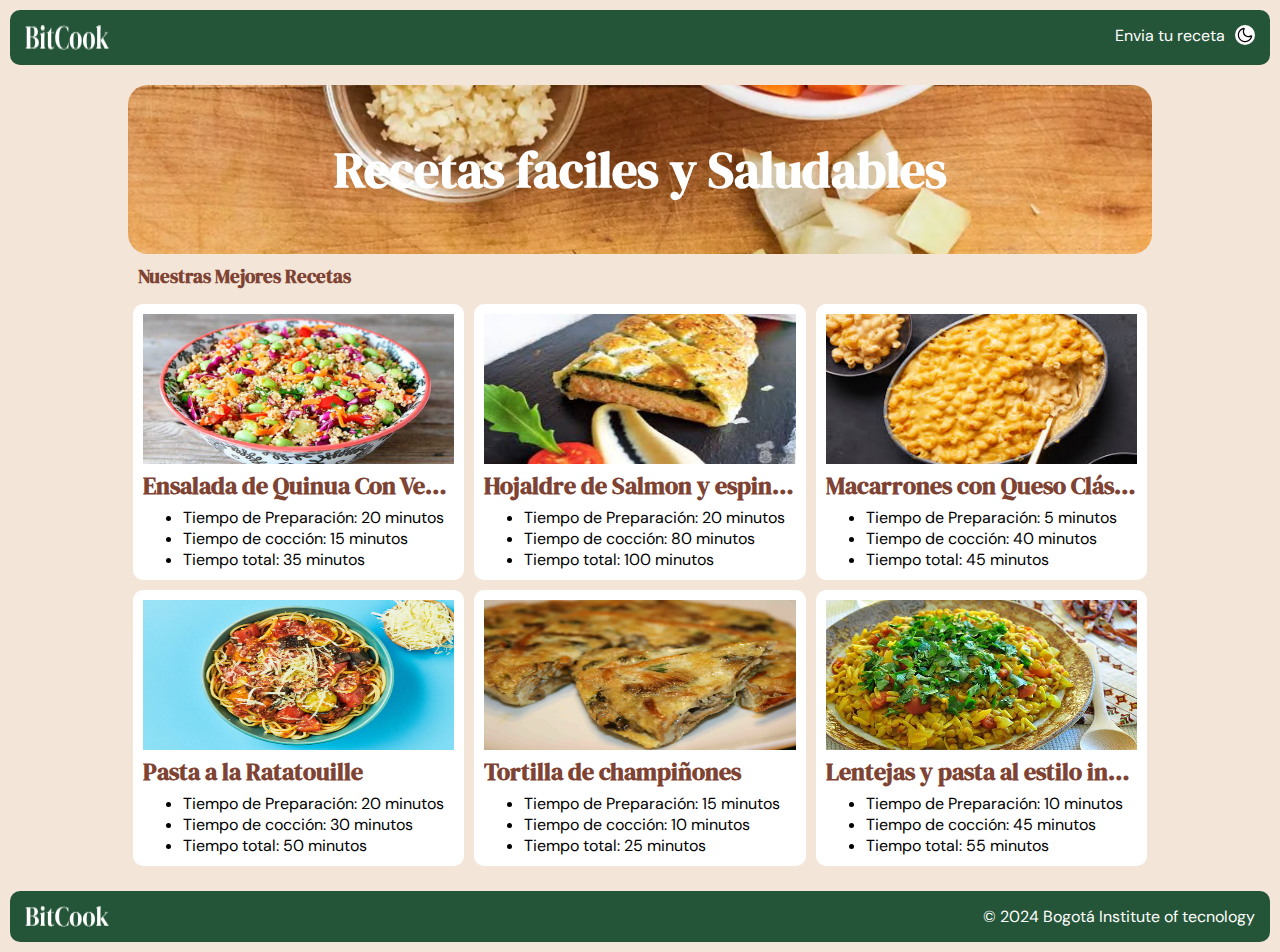
<file: index.html>
<!DOCTYPE html>
<html lang="en">
  <head>
    <meta charset="UTF-8" />
    <meta name="viewport" content="width=device-width, initial-scale=1.0" />
    <title>Recetas Saludables</title>
    <link rel="stylesheet" href="./css/style.css" />
  </head>
  <body>
    <div id="ini">
      <header>
        <img src="./img/logo_bitcook.png" alt="Logo Big Cook" />
        <ul>
          <li><a href="./form_recetas.html">Envia tu receta</a></li>
          <li>
            <img
              id="imagen"
              src="./img/moon-svgrepo-com.svg"
              alt="icono de luna - modo oscuro"
            />
          </li>
        </ul>
      </header>
      <main>
        <section id="firts_section">
          <h1>Recetas faciles y Saludables</h1>
        </section>
        <h3>Nuestras Mejores Recetas</h3>
        <section id="grid">
          <article class="cuadroReceta">
            <img src="./img/recep_quinoa.jpg" alt="Ensalada de Quinoa" />
            <h2>
              <a class="pb" href="./receta_1.html"
                >Ensalada de Quinua Con Verduras</a
              >
            </h2>
            <ul>
              <li>Tiempo de Preparación: 20 minutos</li>
              <li>Tiempo de cocción: 15 minutos</li>
              <li>Tiempo total: 35 minutos</li>
            </ul>
          </article>
          <article class="cuadroReceta">
            <img
              src="./img/Hojaldre.jpeg"
              alt="Hojaldre de salmon y espinacas"
            />
            <h2>
              <a class="pb" href="./receta_2.html"
                >Hojaldre de Salmon y espinacas</a
              >
            </h2>
            <ul>
              <li>Tiempo de Preparación: 20 minutos</li>
              <li>Tiempo de cocción: 80 minutos</li>
              <li>Tiempo total: 100 minutos</li>
            </ul>
          </article>
          <article class="cuadroReceta">
            <img src="./img/Macarron.jpeg" alt="Macarrones con Queso" />
            <h2>
              <a class="pb" href="./receta_3.html"
                >Macarrones con Queso Clásico</a
              >
            </h2>
            <ul>
              <li>Tiempo de Preparación: 5 minutos</li>
              <li>Tiempo de cocción: 40 minutos</li>
              <li>Tiempo total: 45 minutos</li>
            </ul>
          </article>
          <article class="cuadroReceta">
            <img src="./img/Pasta.jpeg" alt="Pasta a la Ratatouille" />
            <h2>
              <a class="pb" href="./receta_4.html">Pasta a la Ratatouille</a>
            </h2>
            <ul>
              <li>Tiempo de Preparación: 20 minutos</li>
              <li>Tiempo de cocción: 30 minutos</li>
              <li>Tiempo total: 50 minutos</li>
            </ul>
          </article>
          <article class="cuadroReceta">
            <img src="./img/Tortilla.jpg" alt="Tortilla de champiñones" />
            <h2>
              <a class="pb" href="./receta_5.html">Tortilla de champiñones</a>
            </h2>
            <ul>
              <li>Tiempo de Preparación: 15 minutos</li>
              <li>Tiempo de cocción: 10 minutos</li>
              <li>Tiempo total: 25 minutos</li>
            </ul>
          </article>
          <article class="cuadroReceta">
            <img
              src="./img/lentejas.jpg"
              alt="Lentejas y Pasta al estilo indio"
            />
            <h2>
              <a class="pb" href="./receta_6.html"
                >Lentejas y pasta al estilo indio</a
              >
            </h2>
            <ul>
              <li>Tiempo de Preparación: 10 minutos</li>
              <li>Tiempo de cocción: 45 minutos</li>
              <li>Tiempo total: 55 minutos</li>
            </ul>
          </article>
        </section>
      </main>
      <footer>
        <img src="./img/logo_bitcook.png" alt="Logo bigcook" />
        <p>© 2024 Bogotá Institute of tecnology</p>
      </footer>
    </div>
    <script src="./js/scriptIndex.js"></script>
  </body>
</html>
</file>
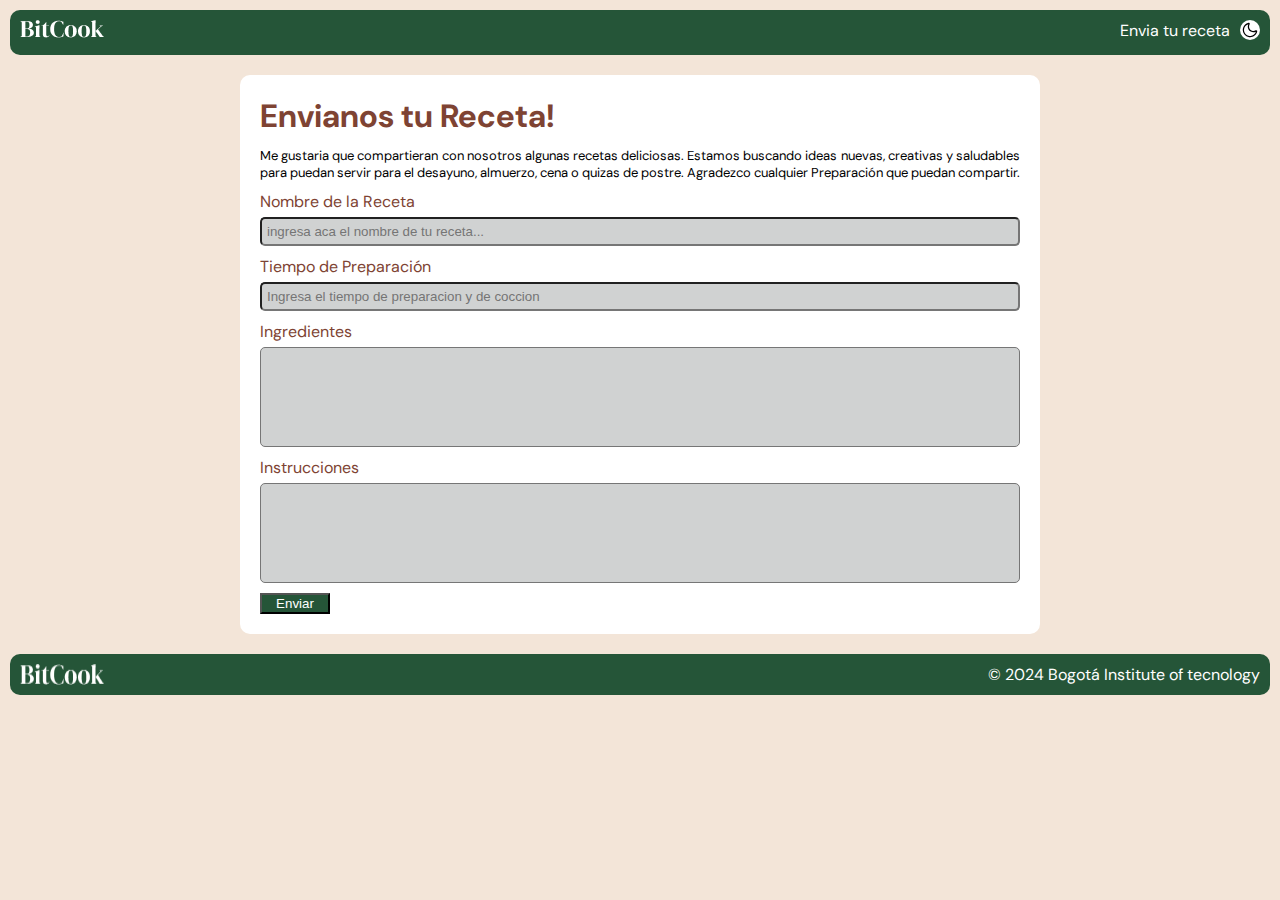
<file: form_recetas.html>
<!DOCTYPE html>
<html lang="en">
<head>
    <meta charset="UTF-8">
    <meta name="viewport" content="width=device-width, initial-scale=1.0">
    <title>Envio de Recetas</title>
    <link rel="stylesheet" href="./css/styleForm.css">
</head>
<body>
<div>
    <header>
        <a href="./index.html"><img src="./img/logo_bitcook.png" alt="Logo de Big Cook"></a>
        <nav>
            <ul>
                <li><a href="#">Envia tu receta</a></li>
                <li><img id="imagen" src="./img/moon-svgrepo-com.svg" alt="mode"></li>
            </ul>
        </nav>
    </header>
    <main>
        <form action="">
            <h1>Envianos tu Receta!</h1>
            <p>Me gustaria que compartieran con nosotros algunas recetas deliciosas. Estamos buscando ideas nuevas, creativas y saludables para puedan servir para el desayuno, almuerzo, cena o quizas de postre. Agradezco cualquier Preparación que puedan compartir.</p>
            <div>
                <label for="nombreReceta">Nombre de la Receta</label>
                <input type="text" name="nombreReceta"
                id="nombreReceta"
                placeholder="ingresa aca el nombre de tu receta...">
            </div>
            <div>
                <label for="tiempo">Tiempo de Preparación</label>
                <input type="text" name="tiempo"
                id="tiempo" placeholder="Ingresa el tiempo de preparacion y de coccion">
            </div>
            <div>
                <label for="ingredientes">Ingredientes</label>
                <textarea name="ingredientes" id="ingred"></textarea>
            </div>
            <div>
                <label for="intrucciones">Instrucciones</label>
                <textarea name="instrucciones" id="instruc"></textarea>
            </div>
            <button type="submit">Enviar</button>
        </form>
    </main>
    <footer>
        <img src="./img/logo_bitcook.png" alt="Logo bigcook">
        <p>© 2024 Bogotá Institute of tecnology</p>
    </footer>

</div>
<script src="./js/scriptForm.js"></script>
</body>
</html>
</file>
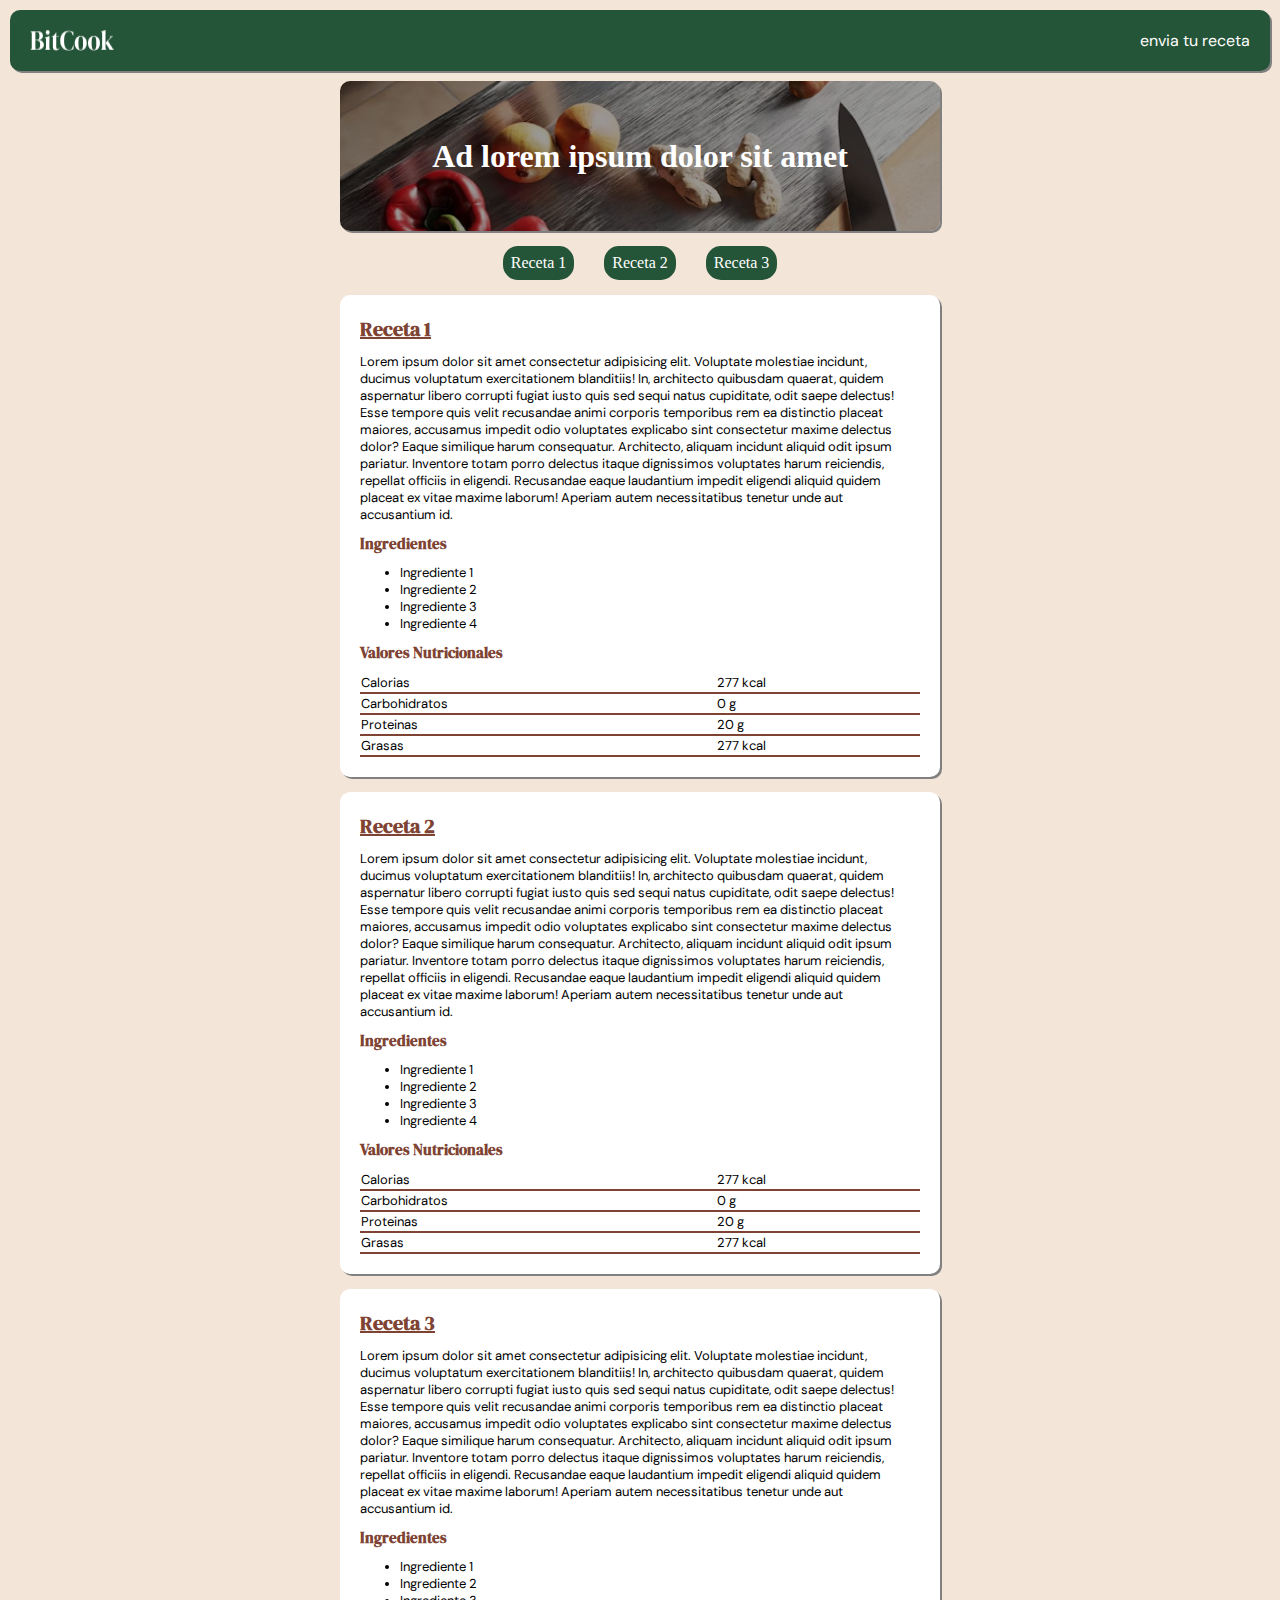
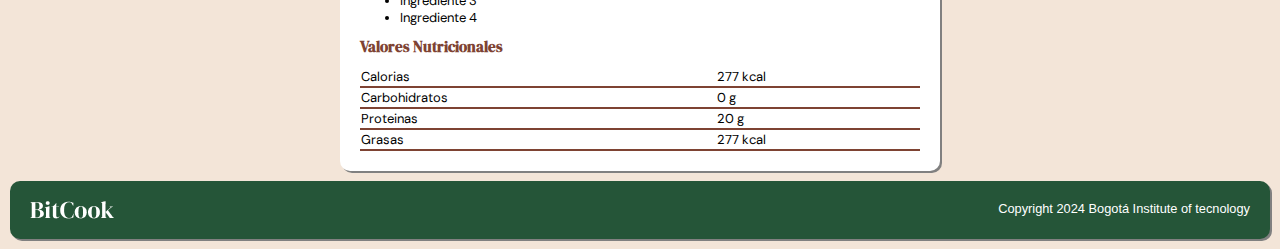
<file: principal.html>
<!DOCTYPE html>
<html lang="en">
  <head>
    <meta charset="UTF-8" />
    <meta name="viewport" content="width=device-width, initial-scale=1.0" />
    <title>Ejercicio</title>
    <link rel="stylesheet" href="./css/ejercicio1.css" />
  </head>
  <body>
    <header>
      <img src="./img/logo_bitcook.png" alt="Logo de Big Cook" />
      <p>envia tu receta</p>
    </header>

    <main>
      <section id="titulo1">
        <h1>Ad lorem ipsum dolor sit amet</h1>
      </section>
      <nav>
        <ul id="navegacion">
          <li class="navli">Receta 1</li>
          <li class="navli">Receta 2</li>
          <li class="navli">Receta 3</li>
        </ul>
      </nav>

      <section class="contenedor">
        <h2>Receta 1</h2>
        <p>
          Lorem ipsum dolor sit amet consectetur adipisicing elit. Voluptate
          molestiae incidunt, ducimus voluptatum exercitationem blanditiis! In,
          architecto quibusdam quaerat, quidem aspernatur libero corrupti fugiat
          iusto quis sed sequi natus cupiditate, odit saepe delectus! Esse
          tempore quis velit recusandae animi corporis temporibus rem ea
          distinctio placeat maiores, accusamus impedit odio voluptates
          explicabo sint consectetur maxime delectus dolor? Eaque similique
          harum consequatur. Architecto, aliquam incidunt aliquid odit ipsum
          pariatur. Inventore totam porro delectus itaque dignissimos voluptates
          harum reiciendis, repellat officiis in eligendi. Recusandae eaque
          laudantium impedit eligendi aliquid quidem placeat ex vitae maxime
          laborum! Aperiam autem necessitatibus tenetur unde aut accusantium id.
        </p>

        <h3>Ingredientes</h3>

        <ul>
          <li>Ingrediente 1</li>
          <li>Ingrediente 2</li>
          <li>Ingrediente 3</li>
          <li>Ingrediente 4</li>
        </ul>

        <h3>Valores Nutricionales</h3>

        <table>
          <tr>
            <td>Calorias</td>
            <td>277 kcal</td>
          </tr>
          <tr>
            <td>Carbohidratos</td>
            <td>0 g</td>
          </tr>
          <tr>
            <td>Proteinas</td>
            <td>20 g</td>
          </tr>
          <tr>
            <td>Grasas</td>
            <td>277 kcal</td>
          </tr>
        </table>
      </section>

      <section class="contenedor">
        <h2>Receta 2</h2>
        <p>
          Lorem ipsum dolor sit amet consectetur adipisicing elit. Voluptate
          molestiae incidunt, ducimus voluptatum exercitationem blanditiis! In,
          architecto quibusdam quaerat, quidem aspernatur libero corrupti fugiat
          iusto quis sed sequi natus cupiditate, odit saepe delectus! Esse
          tempore quis velit recusandae animi corporis temporibus rem ea
          distinctio placeat maiores, accusamus impedit odio voluptates
          explicabo sint consectetur maxime delectus dolor? Eaque similique
          harum consequatur. Architecto, aliquam incidunt aliquid odit ipsum
          pariatur. Inventore totam porro delectus itaque dignissimos voluptates
          harum reiciendis, repellat officiis in eligendi. Recusandae eaque
          laudantium impedit eligendi aliquid quidem placeat ex vitae maxime
          laborum! Aperiam autem necessitatibus tenetur unde aut accusantium id.
        </p>

        <h3>Ingredientes</h3>

        <ul>
          <li>Ingrediente 1</li>
          <li>Ingrediente 2</li>
          <li>Ingrediente 3</li>
          <li>Ingrediente 4</li>
        </ul>

        <h3>Valores Nutricionales</h3>

        <table>
          <tr>
            <td>Calorias</td>
            <td>277 kcal</td>
          </tr>
          <tr>
            <td>Carbohidratos</td>
            <td>0 g</td>
          </tr>
          <tr>
            <td>Proteinas</td>
            <td>20 g</td>
          </tr>
          <tr>
            <td>Grasas</td>
            <td>277 kcal</td>
          </tr>
        </table>
      </section>

      <section class="contenedor">
        <h2>Receta 3</h2>
        <p>
          Lorem ipsum dolor sit amet consectetur adipisicing elit. Voluptate
          molestiae incidunt, ducimus voluptatum exercitationem blanditiis! In,
          architecto quibusdam quaerat, quidem aspernatur libero corrupti fugiat
          iusto quis sed sequi natus cupiditate, odit saepe delectus! Esse
          tempore quis velit recusandae animi corporis temporibus rem ea
          distinctio placeat maiores, accusamus impedit odio voluptates
          explicabo sint consectetur maxime delectus dolor? Eaque similique
          harum consequatur. Architecto, aliquam incidunt aliquid odit ipsum
          pariatur. Inventore totam porro delectus itaque dignissimos voluptates
          harum reiciendis, repellat officiis in eligendi. Recusandae eaque
          laudantium impedit eligendi aliquid quidem placeat ex vitae maxime
          laborum! Aperiam autem necessitatibus tenetur unde aut accusantium id.
        </p>

        <h3>Ingredientes</h3>

        <ul>
          <li>Ingrediente 1</li>
          <li>Ingrediente 2</li>
          <li>Ingrediente 3</li>
          <li>Ingrediente 4</li>
        </ul>

        <h3>Valores Nutricionales</h3>

        <table>
          <tr>
            <td>Calorias</td>
            <td>277 kcal</td>
          </tr>
          <tr>
            <td>Carbohidratos</td>
            <td>0 g</td>
          </tr>
          <tr>
            <td>Proteinas</td>
            <td>20 g</td>
          </tr>
          <tr>
            <td>Grasas</td>
            <td>277 kcal</td>
          </tr>
        </table>
      </section>
    </main>

    <footer>
      <img src="./img/logo_bitcook.png" alt="logo de Big Cook" />
      <p>Copyright 2024 Bogotá Institute of tecnology</p>
    </footer>
  </body>
</html>
</file>
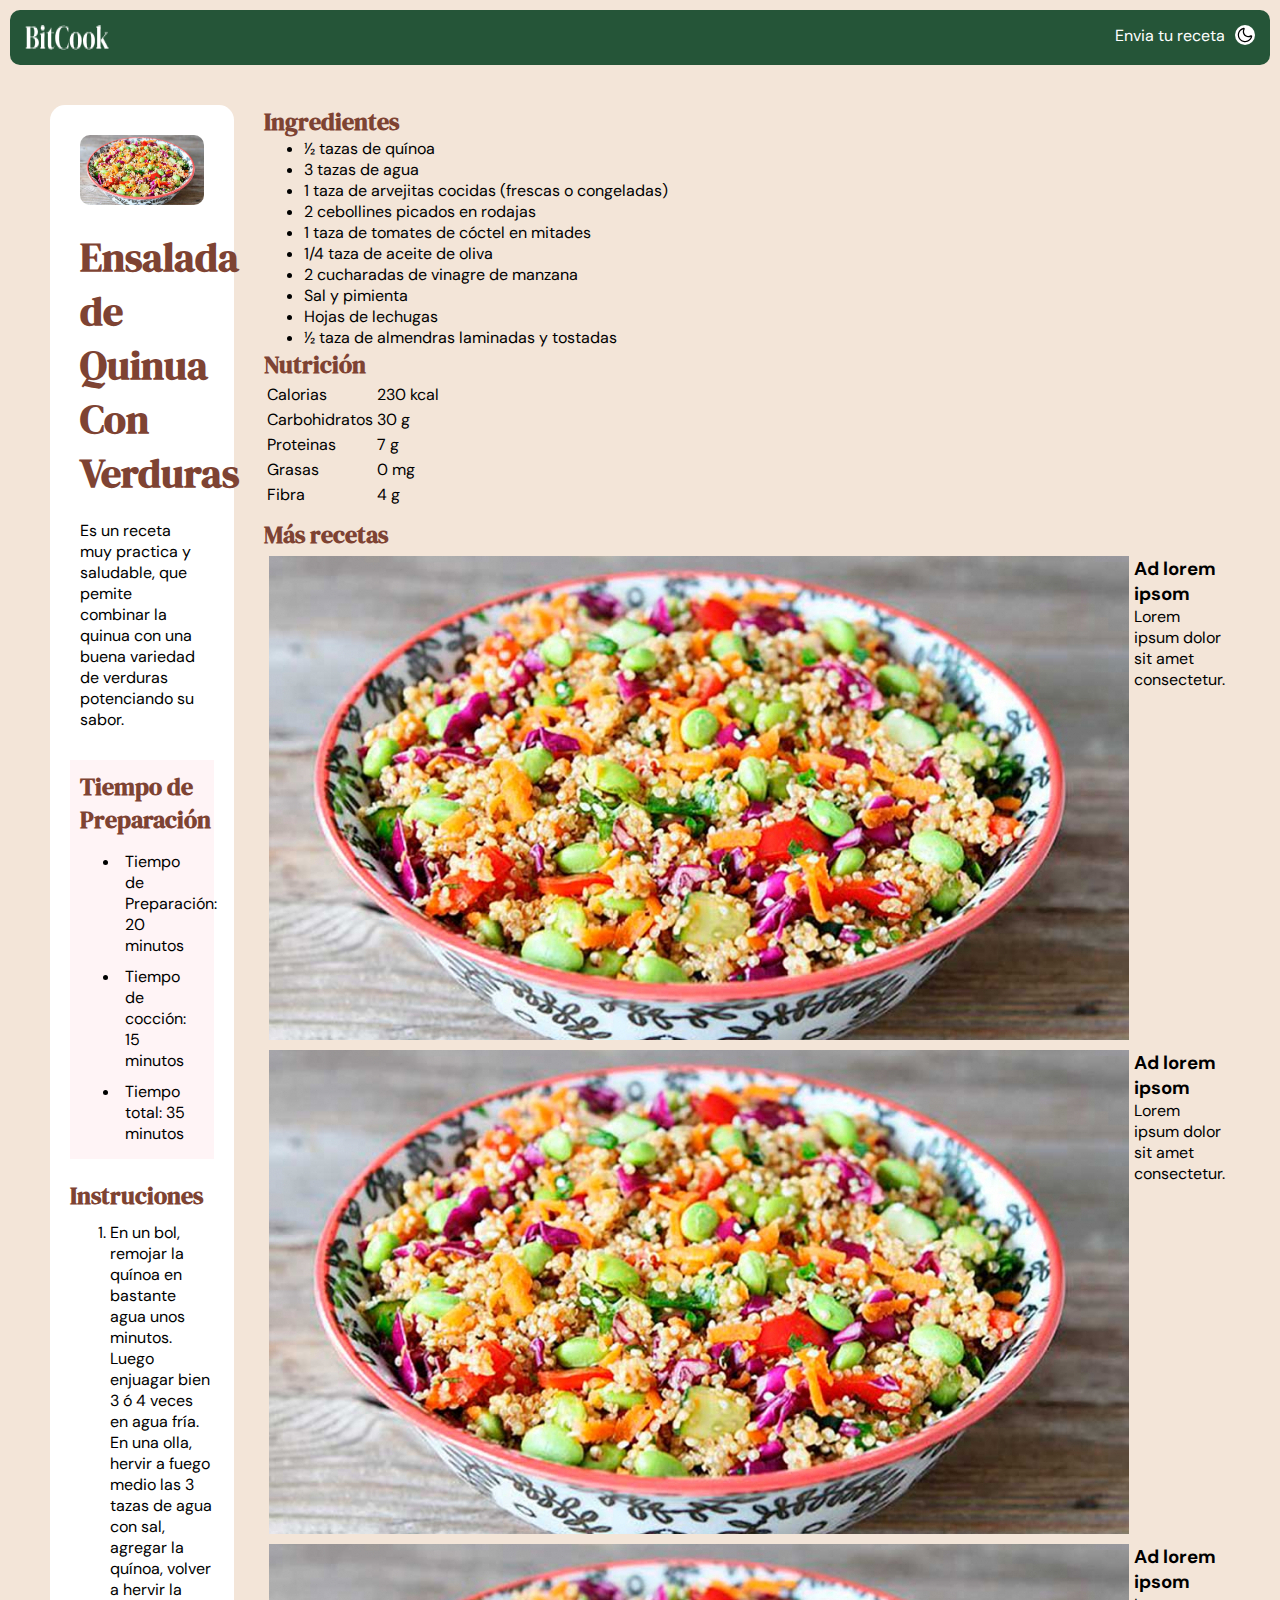
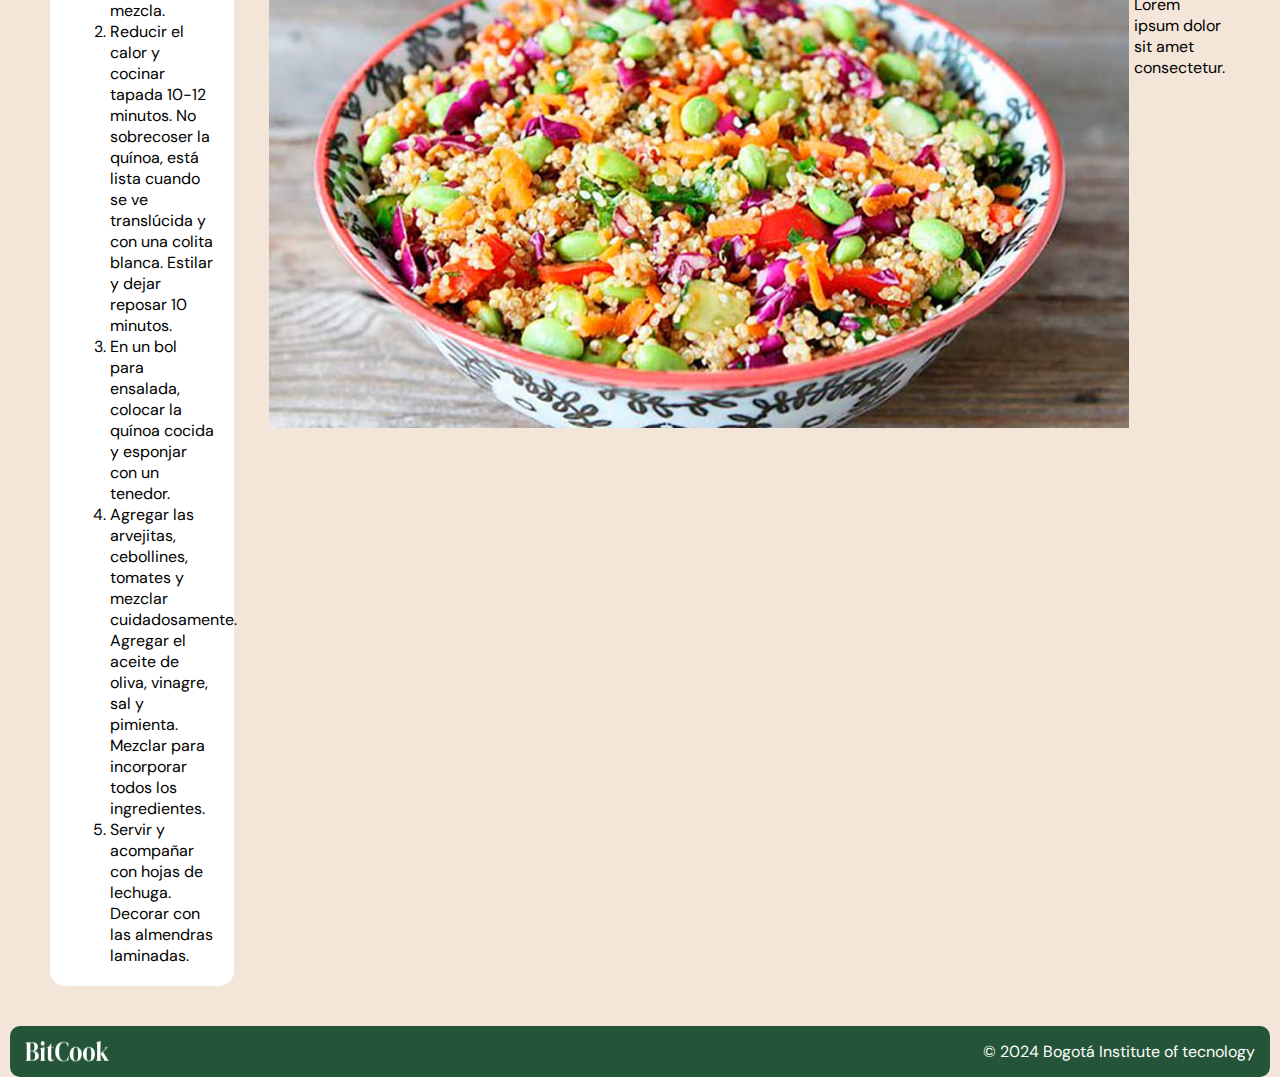
<file: receta.html>
<!DOCTYPE html>
<html lang="en">
  <head>
    <meta charset="UTF-8" />
    <meta name="viewport" content="width=device-width, initial-scale=1.0" />
    <link rel="stylesheet" href="./css/styleReceta.css" />
    <title>Receta Ensalada de Quinoa</title>
  </head>
  <body>
    <div id="grid-ini">
      <header>
        <img src="./img/logo_bitcook.png" alt="Logo Big Cook">
        <ul>
            <li><a href="#">Envia tu receta</a></li>
            <li><img id="imagen" src="./img/moon-svgrepo-com.svg" alt=""></li>
        </ul>
      </header>
      <main>
        <article>
        <img src="./img/recep_quinoa.jpg" alt="Plata ensalada de quinoa">
        <h1>Ensalada de Quinua Con Verduras</h1>
        <p>Es un receta muy practica y saludable, que pemite combinar la quinua con una buena variedad de verduras potenciando su sabor.</p>
    </article>
        <article id="medio">
            <h2>Tiempo de Preparación</h2>
            <ul>
                <li>Tiempo de Preparación: 20 minutos</li>
                <li>Tiempo de cocción: 15 minutos</li>
                <li>Tiempo total: 35 minutos</li>
            </ul>
        </article>
        <article id="final">
            <h2>Instruciones</h2>
            <ul>
                <li>En un bol, remojar la quínoa en bastante agua unos minutos. Luego enjuagar bien 3 ó 4 veces en agua fría. En una olla, hervir a fuego medio las 3 tazas de agua con sal, agregar la quínoa, volver a hervir la mezcla.</li>
                <li>Reducir el calor y cocinar tapada 10-12 minutos. No sobrecoser la quínoa, está lista cuando se ve translúcida y con una colita blanca. Estilar y dejar reposar 10 minutos.</li>
                <li>En un bol para ensalada, colocar la quínoa cocida y esponjar con un tenedor.</li>
                <li>Agregar las arvejitas, cebollines, tomates y mezclar cuidadosamente. Agregar el aceite de oliva, vinagre, sal y pimienta. Mezclar para incorporar todos los ingredientes.</li>
                <li>Servir y acompañar con hojas de lechuga. Decorar con las almendras laminadas.</li>
            </ul>
        </article>

      </main>
      <aside>
        <article id="detalle">
            <h2>Ingredientes</h2>
            <ul>
                <li>1⁄2 tazas de quínoa</li>
                <li>3 tazas de agua</li>
                <li>1 taza de arvejitas cocidas (frescas o congeladas)</li>
                <li>2 cebollines picados en rodajas</li>
                <li>1 taza de tomates de cóctel en mitades</li>
                <li>1/4 taza de aceite de oliva</li>
                <li>2 cucharadas de vinagre de manzana</li>
                <li>Sal y pimienta</li>
                <li>Hojas de lechugas</li>
                <li>1⁄2 taza de almendras laminadas y tostadas</li>
            </ul>

            <h2>Nutrición</h2>

            <table>
                <tr>
                    <td>Calorias</td>
                    <td>230 kcal</td>
                  </tr>
                  <tr>
                    <td>Carbohidratos</td>
                    <td>30 g</td>
                  </tr>
                  <tr>
                    <td>Proteinas</td>
                    <td>7 g</td>
                  </tr>
                  <tr>
                    <td>Grasas</td>
                    <td>0 mg</td>
                  </tr>
                  <tr>
                    <td>Fibra</td>
                    <td>4 g</td>
                  </tr>
            </table>
        </article>
        <article id="m_recetas">
            <h2>Más recetas</h2>
            <div class="m_container">
                <img id="rep" src="./img/recep_quinoa.jpg" alt="receta 1">
                <div>
                    <h3>Ad lorem ipsom</h3>
                    <p>Lorem ipsum dolor sit amet consectetur.</p>
                </div>
            </div>
            <div class="m_container">
                <img id="rep" src="./img/recep_quinoa.jpg" alt="receta 1">
                <div>
                    <h3>Ad lorem ipsom</h3>
                    <p>Lorem ipsum dolor sit amet consectetur.</p>
                </div>
            </div>
            <div class="m_container">
                <img id="rep" src="./img/recep_quinoa.jpg" alt="receta 1">
                <div>
                    <h3>Ad lorem ipsom</h3>
                    <p>Lorem ipsum dolor sit amet consectetur.</p>
                </div>
            </div>
        </article>
      </aside>
      <footer>
        <img src="./img/logo_bitcook.png" alt="Logo bigcook">
        <p>© 2024 Bogotá Institute of tecnology</p>
      </footer>

    </div>
  </body>
</html>
</file>
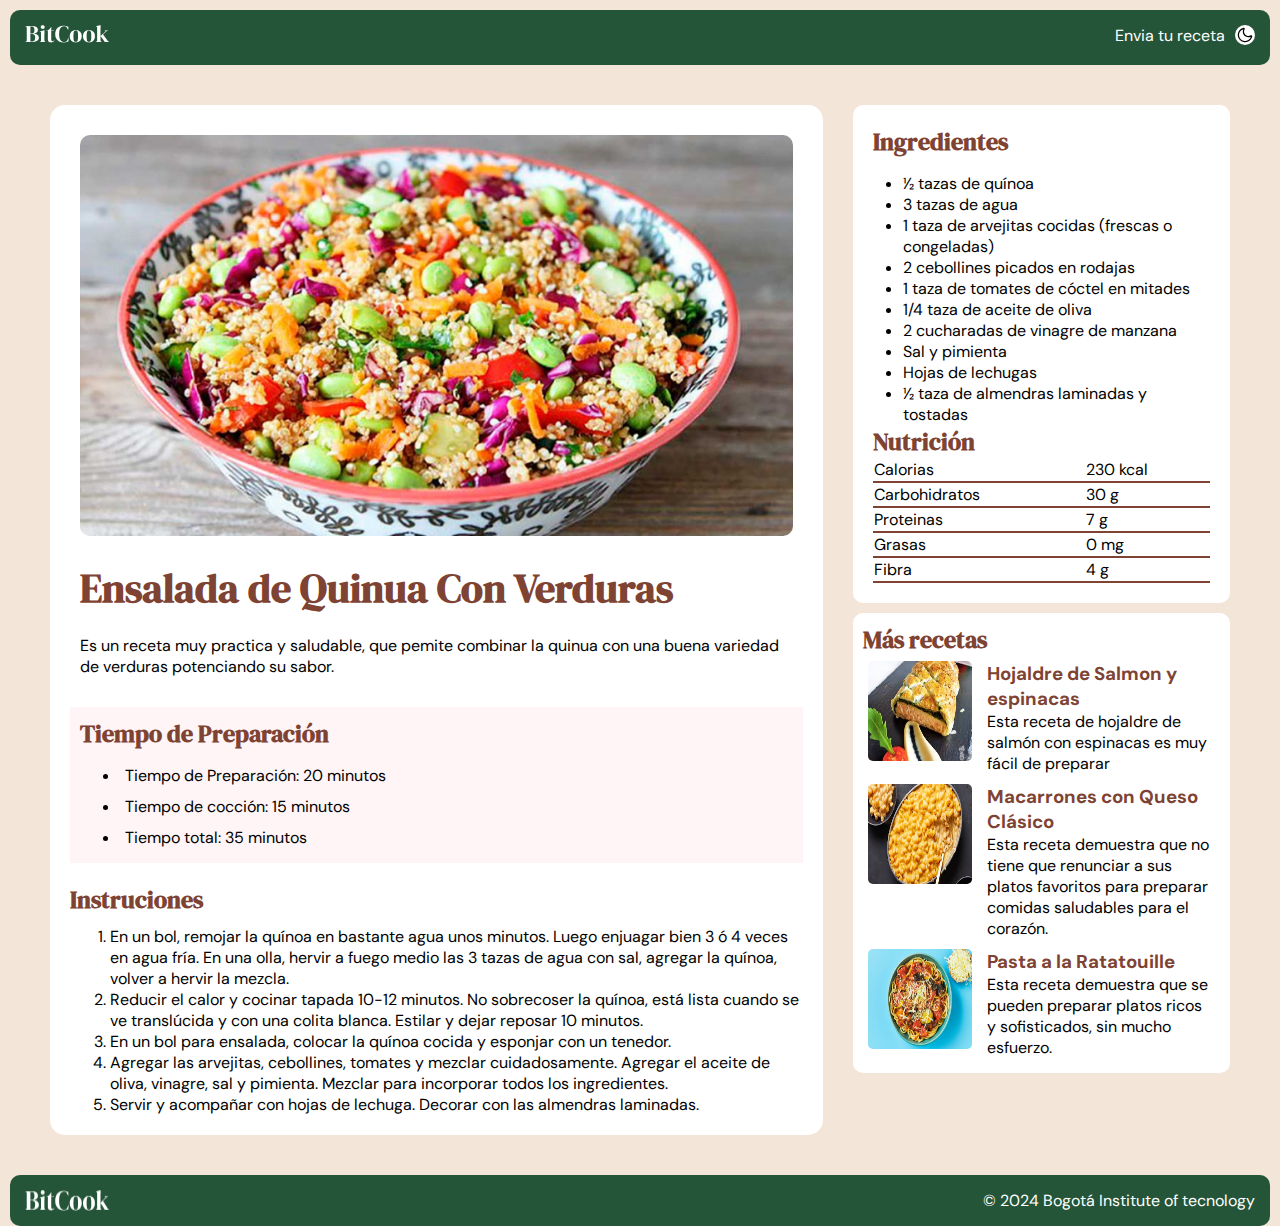
<file: receta_1.html>
<!DOCTYPE html>
<html lang="en">
  <head>
    <meta charset="UTF-8" />
    <meta name="viewport" content="width=device-width, initial-scale=1.0" />
    <link rel="stylesheet" href="./css/styleReceta.css" />
    <title>Receta Ensalada de Quinoa</title>
  </head>
  <body>
    <div id="grid-ini">
      <header>
        <a href="./index.html"
          ><img src="./img/logo_bitcook.png" alt="Logo Big Cook"
        /></a>
        <ul>
          <li><a href="./form_recetas.html">Envia tu receta</a></li>
          <li>
            <img
              id="imagen"
              src="./img/moon-svgrepo-com.svg"
              alt="icono de luna - modo oscuro"
            />
          </li>
        </ul>
      </header>
      <main>
        <article>
          <img src="./img/recep_quinoa.jpg" alt="Plata ensalada de quinoa" />
          <h1>Ensalada de Quinua Con Verduras</h1>
          <p>
            Es un receta muy practica y saludable, que pemite combinar la quinua
            con una buena variedad de verduras potenciando su sabor.
          </p>
        </article>
        <article id="medio">
          <h2>Tiempo de Preparación</h2>
          <ul>
            <li>Tiempo de Preparación: 20 minutos</li>
            <li>Tiempo de cocción: 15 minutos</li>
            <li>Tiempo total: 35 minutos</li>
          </ul>
        </article>
        <article id="final">
          <h2>Instruciones</h2>
          <ul>
            <li>
              En un bol, remojar la quínoa en bastante agua unos minutos. Luego
              enjuagar bien 3 ó 4 veces en agua fría. En una olla, hervir a
              fuego medio las 3 tazas de agua con sal, agregar la quínoa, volver
              a hervir la mezcla.
            </li>
            <li>
              Reducir el calor y cocinar tapada 10-12 minutos. No sobrecoser la
              quínoa, está lista cuando se ve translúcida y con una colita
              blanca. Estilar y dejar reposar 10 minutos.
            </li>
            <li>
              En un bol para ensalada, colocar la quínoa cocida y esponjar con
              un tenedor.
            </li>
            <li>
              Agregar las arvejitas, cebollines, tomates y mezclar
              cuidadosamente. Agregar el aceite de oliva, vinagre, sal y
              pimienta. Mezclar para incorporar todos los ingredientes.
            </li>
            <li>
              Servir y acompañar con hojas de lechuga. Decorar con las almendras
              laminadas.
            </li>
          </ul>
        </article>
      </main>
      <aside>
        <article class="detalle">
          <h2>Ingredientes</h2>
          <ul>
            <li>1⁄2 tazas de quínoa</li>
            <li>3 tazas de agua</li>
            <li>1 taza de arvejitas cocidas (frescas o congeladas)</li>
            <li>2 cebollines picados en rodajas</li>
            <li>1 taza de tomates de cóctel en mitades</li>
            <li>1/4 taza de aceite de oliva</li>
            <li>2 cucharadas de vinagre de manzana</li>
            <li>Sal y pimienta</li>
            <li>Hojas de lechugas</li>
            <li>1⁄2 taza de almendras laminadas y tostadas</li>
          </ul>

          <h2>Nutrición</h2>

          <table>
            <tr>
              <td>Calorias</td>
              <td>230 kcal</td>
            </tr>
            <tr>
              <td>Carbohidratos</td>
              <td>30 g</td>
            </tr>
            <tr>
              <td>Proteinas</td>
              <td>7 g</td>
            </tr>
            <tr>
              <td>Grasas</td>
              <td>0 mg</td>
            </tr>
            <tr>
              <td>Fibra</td>
              <td>4 g</td>
            </tr>
          </table>
        </article>
        <article class="m_recetas">
          <h2>Más recetas</h2>
          <div class="m_container">
            <img class="rep" src="./img/Hojaldre.jpeg" alt="receta 1" />
            <div>
              <h3>
                <a class="pb" href="./receta_2.html"
                  >Hojaldre de Salmon y espinacas</a
                >
              </h3>
              <p>
                Esta receta de hojaldre de salmón con espinacas es muy fácil de
                preparar
              </p>
            </div>
          </div>
          <div class="m_container">
            <img class="rep" src="./img/Macarron.jpeg" alt="receta 1" />
            <div>
              <h3>
                <a class="pb" href="./receta_3.html"
                  >Macarrones con Queso Clásico</a
                >
              </h3>
              <p>
                Esta receta demuestra que no tiene que renunciar a sus platos
                favoritos para preparar comidas saludables para el corazón.
              </p>
            </div>
          </div>
          <div class="m_container">
            <img class="rep" src="./img/Pasta.jpeg" alt="receta 1" />
            <div>
              <h3>
                <a class="pb" href="./receta_4.html">Pasta a la Ratatouille</a>
              </h3>
              <p>
                Esta receta demuestra que se pueden preparar platos ricos y
                sofisticados, sin mucho esfuerzo.
              </p>
            </div>
          </div>
        </article>
      </aside>
      <footer>
        <img src="./img/logo_bitcook.png" alt="Logo bigcook" />
        <p>© 2024 Bogotá Institute of tecnology</p>
      </footer>
    </div>
    <script src="./js/scriptReceta.js"></script>
  </body>
</html>
</file>
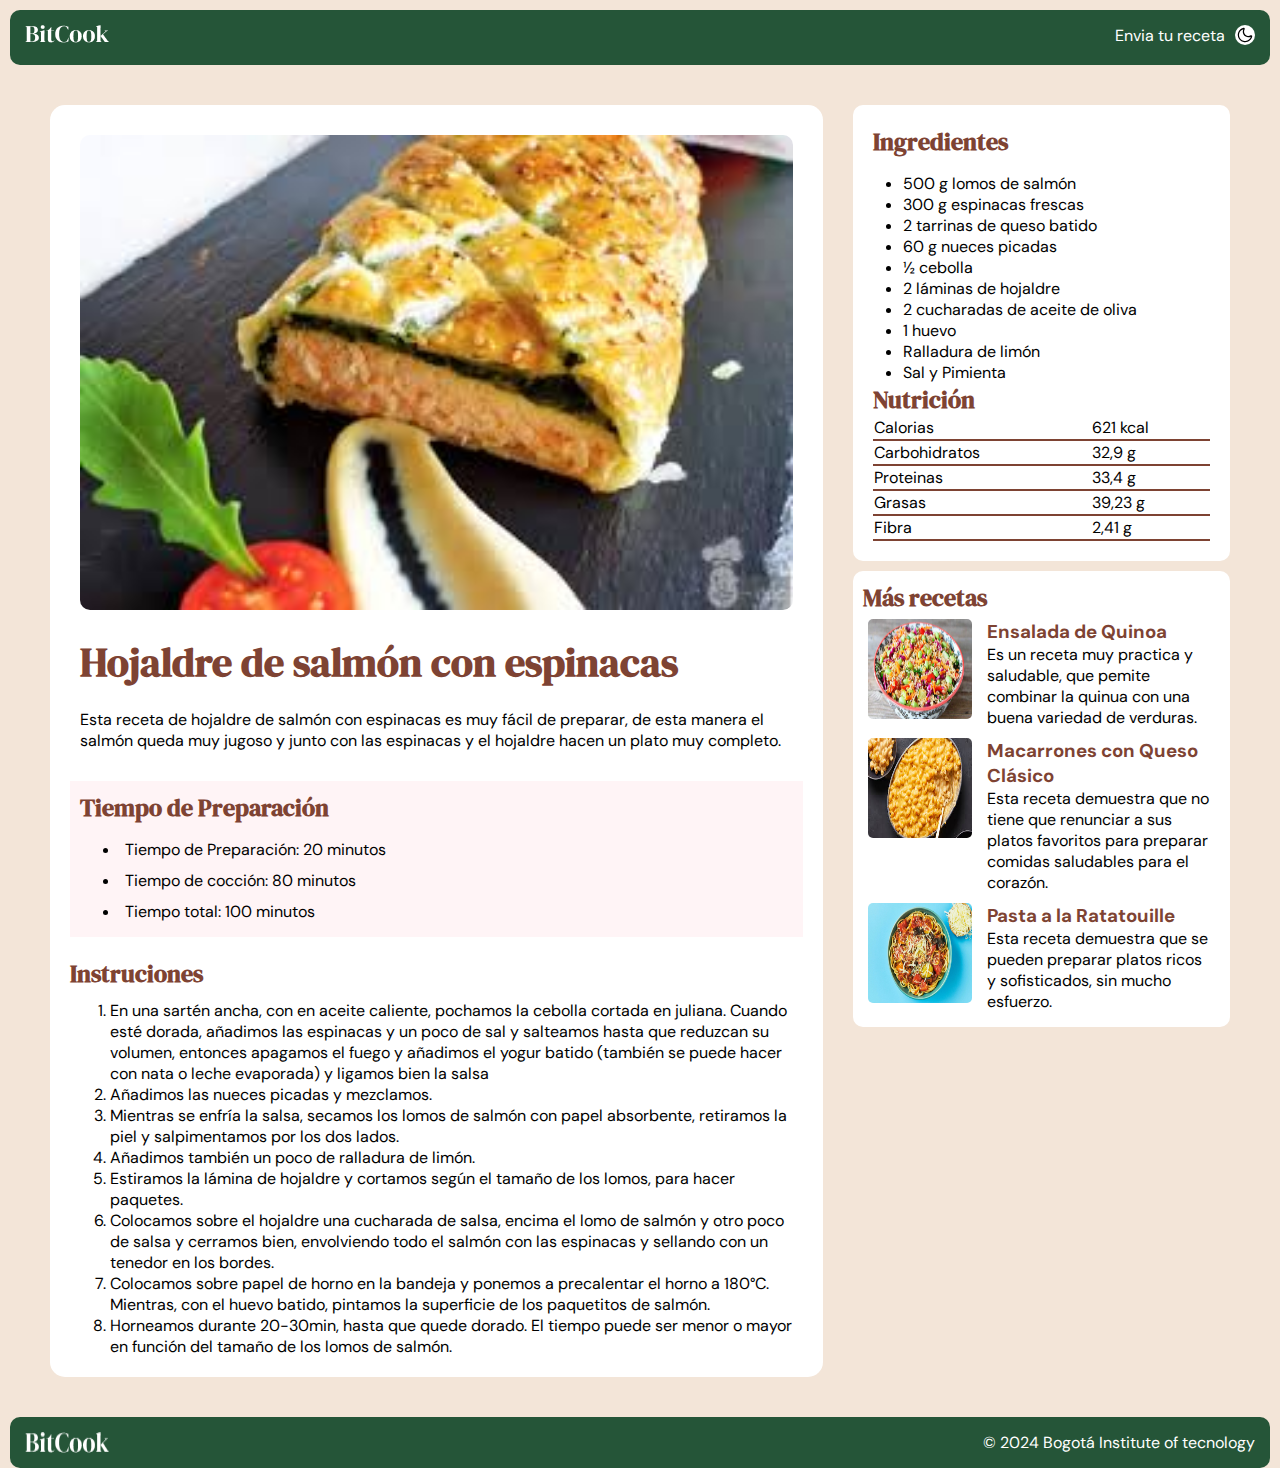
<file: receta_2.html>
<!DOCTYPE html>
<html lang="en">
  <head>
    <meta charset="UTF-8" />
    <meta name="viewport" content="width=device-width, initial-scale=1.0" />
    <link rel="stylesheet" href="./css/styleReceta.css" />
    <title>Hojaldre de salmón con espinacas</title>
  </head>
  <body>
    <div id="grid-ini">
      <header>
        <a href="./index.html"
          ><img src="./img/logo_bitcook.png" alt="Logo Big Cook"
        /></a>
        <ul>
          <li><a href="./form_recetas.html">Envia tu receta</a></li>
          <li>
            <img
              id="imagen"
              src="./img/moon-svgrepo-com.svg"
              alt="icono de luna - modo oscuro"
            />
          </li>
        </ul>
      </header>
      <main>
        <article>
          <img src="./img/Hojaldre.jpeg" alt="Plata ensalada de quinoa" />
          <h1>Hojaldre de salmón con espinacas</h1>
          <p>
            Esta receta de hojaldre de salmón con espinacas es muy fácil de
            preparar, de esta manera el salmón queda muy jugoso y junto con las
            espinacas y el hojaldre hacen un plato muy completo.
          </p>
        </article>
        <article id="medio">
          <h2>Tiempo de Preparación</h2>
          <ul>
            <li>Tiempo de Preparación: 20 minutos</li>
            <li>Tiempo de cocción: 80 minutos</li>
            <li>Tiempo total: 100 minutos</li>
          </ul>
        </article>
        <article id="final">
          <h2>Instruciones</h2>
          <ul>
            <li>
              En una sartén ancha, con en aceite caliente, pochamos la cebolla
              cortada en juliana. Cuando esté dorada, añadimos las espinacas y
              un poco de sal y salteamos hasta que reduzcan su volumen, entonces
              apagamos el fuego y añadimos el yogur batido (también se puede
              hacer con nata o leche evaporada) y ligamos bien la salsa
            </li>
            <li>Añadimos las nueces picadas y mezclamos.</li>
            <li>
              Mientras se enfría la salsa, secamos los lomos de salmón con papel
              absorbente, retiramos la piel y salpimentamos por los dos lados.
            </li>
            <li>Añadimos también un poco de ralladura de limón.</li>
            <li>
              Estiramos la lámina de hojaldre y cortamos según el tamaño de los
              lomos, para hacer paquetes.
            </li>
            <li>
              Colocamos sobre el hojaldre una cucharada de salsa, encima el lomo
              de salmón y otro poco de salsa y cerramos bien, envolviendo todo
              el salmón con las espinacas y sellando con un tenedor en los
              bordes.
            </li>
            <li>
              Colocamos sobre papel de horno en la bandeja y ponemos a
              precalentar el horno a 180°C. Mientras, con el huevo batido,
              pintamos la superficie de los paquetitos de salmón.
            </li>
            <li>
              Horneamos durante 20-30min, hasta que quede dorado. El tiempo
              puede ser menor o mayor en función del tamaño de los lomos de
              salmón.
            </li>
          </ul>
        </article>
      </main>
      <aside>
        <article class="detalle">
          <h2>Ingredientes</h2>
          <ul>
            <li>500 g lomos de salmón</li>
            <li>300 g espinacas frescas</li>
            <li>2 tarrinas de queso batido</li>
            <li>60 g nueces picadas</li>
            <li>½ cebolla</li>
            <li>2 láminas de hojaldre</li>
            <li>2 cucharadas de aceite de oliva</li>
            <li>1 huevo</li>
            <li>Ralladura de limón</li>
            <li>Sal y Pimienta</li>
          </ul>

          <h2>Nutrición</h2>

          <table>
            <tr>
              <td>Calorias</td>
              <td>621 kcal</td>
            </tr>
            <tr>
              <td>Carbohidratos</td>
              <td>32,9 g</td>
            </tr>
            <tr>
              <td>Proteinas</td>
              <td>33,4 g</td>
            </tr>
            <tr>
              <td>Grasas</td>
              <td>39,23 g</td>
            </tr>
            <tr>
              <td>Fibra</td>
              <td>2,41 g</td>
            </tr>
          </table>
        </article>
        <article class="m_recetas">
          <h2>Más recetas</h2>
          <div class="m_container">
            <img class="rep" src="./img/recep_quinoa.jpg" alt="receta 1" />
            <div>
              <h3>
                <a class="pb" href="./receta_1.html">Ensalada de Quinoa</a>
              </h3>
              <p>
                Es un receta muy practica y saludable, que pemite combinar la
                quinua con una buena variedad de verduras.
              </p>
            </div>
          </div>
          <div class="m_container">
            <img class="rep" src="./img/Macarron.jpeg" alt="receta 1" />
            <div>
              <h3>
                <a class="pb" href="./receta_3.html"
                  >Macarrones con Queso Clásico</a
                >
              </h3>
              <p>
                Esta receta demuestra que no tiene que renunciar a sus platos
                favoritos para preparar comidas saludables para el corazón.
              </p>
            </div>
          </div>
          <div class="m_container">
            <img class="rep" src="./img/Pasta.jpeg" alt="receta 1" />
            <div>
              <h3>
                <a class="pb" href="./receta_4.html">Pasta a la Ratatouille</a>
              </h3>
              <p>
                Esta receta demuestra que se pueden preparar platos ricos y
                sofisticados, sin mucho esfuerzo.
              </p>
            </div>
          </div>
        </article>
      </aside>
      <footer>
        <img src="./img/logo_bitcook.png" alt="Logo bigcook" />
        <p>© 2024 Bogotá Institute of tecnology</p>
      </footer>
    </div>
    <script src="./js/scriptReceta.js"></script>
  </body>
</html>
</file>
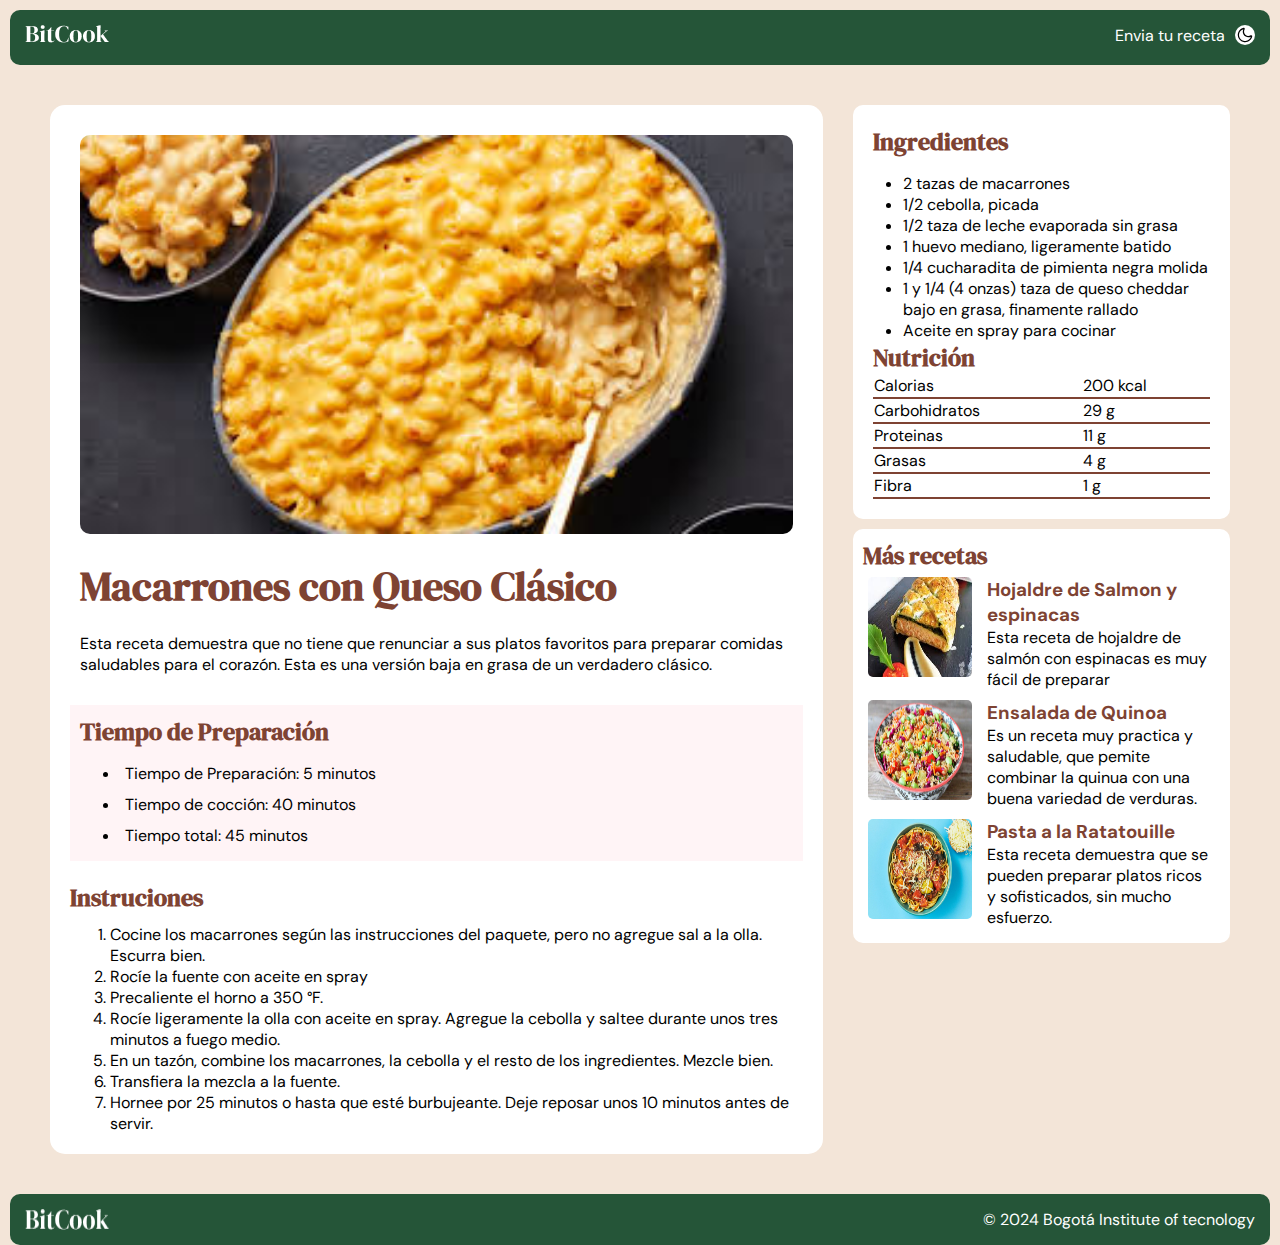
<file: receta_3.html>
<!DOCTYPE html>
<html lang="en">
  <head>
    <meta charset="UTF-8" />
    <meta name="viewport" content="width=device-width, initial-scale=1.0" />
    <link rel="stylesheet" href="./css/styleReceta.css" />
    <title>Macarrones con Queso Clásico</title>
  </head>
  <body>
    <div id="grid-ini">
      <header>
        <a href="./index.html"><img src="./img/logo_bitcook.png" alt="Logo Big Cook"></a>
        <ul>
            <li><a href="./form_recetas.html">Envia tu receta</a></li>
            <li><img id="imagen" src="./img/moon-svgrepo-com.svg" alt="icono de luna - modo oscuro"></li>
        </ul>
      </header>
      <main>
        <article>
        <img src="./img/Macarron.jpeg" alt="Plata ensalada de quinoa">
        <h1>Macarrones con Queso Clásico</h1>
        <p>Esta receta demuestra que no tiene que renunciar a sus platos favoritos para preparar comidas saludables para el corazón. Esta es una versión baja en grasa de un verdadero clásico.</p>
    </article>
        <article id="medio">
            <h2>Tiempo de Preparación</h2>
            <ul>
                <li>Tiempo de Preparación: 5 minutos</li>
                <li>Tiempo de cocción: 40 minutos</li>
                <li>Tiempo total: 45 minutos</li>
            </ul>
        </article>
        <article id="final">
            <h2>Instruciones</h2>
            <ul>
                <li>Cocine los macarrones según las instrucciones del paquete, pero no agregue sal a la olla. Escurra bien.</li>
                <li>Rocíe la fuente con aceite en spray</li>
                <li>Precaliente el horno a 350 °F.</li>
                <li>Rocíe ligeramente la olla con aceite en spray. Agregue la cebolla y saltee durante unos tres minutos a fuego medio.</li>
                <li>En un tazón, combine los macarrones, la cebolla y el resto de los ingredientes. Mezcle bien.</li>
                <li>Transfiera la mezcla a la fuente.</li>
                <li>Hornee por 25 minutos o hasta que esté burbujeante. Deje reposar unos 10 minutos antes de servir.</li>
            </ul>
        </article>

      </main>
      <aside>
        <article class="detalle">
            <h2>Ingredientes</h2>
            <ul>
                <li>2 tazas de macarrones</li>
                <li>1/2 cebolla, picada</li>
                <li>1/2 taza de leche evaporada sin grasa</li>
                <li>1 huevo mediano, ligeramente batido</li>
                <li>1/4 cucharadita de pimienta negra molida</li>
                <li>1 y 1/4 (4 onzas) taza de queso cheddar bajo en grasa, finamente rallado</li>
                <li>Aceite en spray para cocinar</li>
            </ul>

            <h2>Nutrición</h2>

            <table>
                <tr>
                    <td>Calorias</td>
                    <td>200 kcal</td>
                  </tr>
                  <tr>
                    <td>Carbohidratos</td>
                    <td>29 g</td>
                  </tr>
                  <tr>
                    <td>Proteinas</td>
                    <td>11 g</td>
                  </tr>
                  <tr>
                    <td>Grasas</td>
                    <td>4 g</td>
                  </tr>
                  <tr>
                    <td>Fibra</td>
                    <td>1 g</td>
                  </tr>
            </table>
        </article>
        <article class="m_recetas">
            <h2>Más recetas</h2>
            <div class="m_container">
                <img class="rep" src="./img/Hojaldre.jpeg" alt="receta 1">
                <div>
                    <h3><a class="pb" href="./receta_2.html">Hojaldre de Salmon y espinacas</a></h3>
                    <p> Esta receta de hojaldre de salmón con espinacas es muy fácil de preparar</p>
                </div>
            </div>
            <div class="m_container">
                <img class="rep" src="./img/recep_quinoa.jpg" alt="receta 1">
                <div>
                    <h3><a class="pb" href="./receta_1.html">Ensalada de Quinoa</a></h3>
                    <p>Es un receta muy practica y saludable, que pemite combinar la quinua con una buena variedad de verduras.</p>
                </div>
            </div>
            <div class="m_container">
                <img class="rep" src="./img/Pasta.jpeg" alt="receta 1">
                <div>
                    <h3><a class="pb" href="./receta_4.html">Pasta a la Ratatouille</a></h3>
                    <p>Esta receta demuestra que se pueden preparar platos ricos y sofisticados, sin mucho esfuerzo.</p>
                </div>
            </div>
        </article>
      </aside>
      <footer>
        <img src="./img/logo_bitcook.png" alt="Logo bigcook">
        <p>© 2024 Bogotá Institute of tecnology</p>
      </footer>

    </div>
    <script src="./js/scriptReceta.js"></script>
  </body>
</html>
</file>
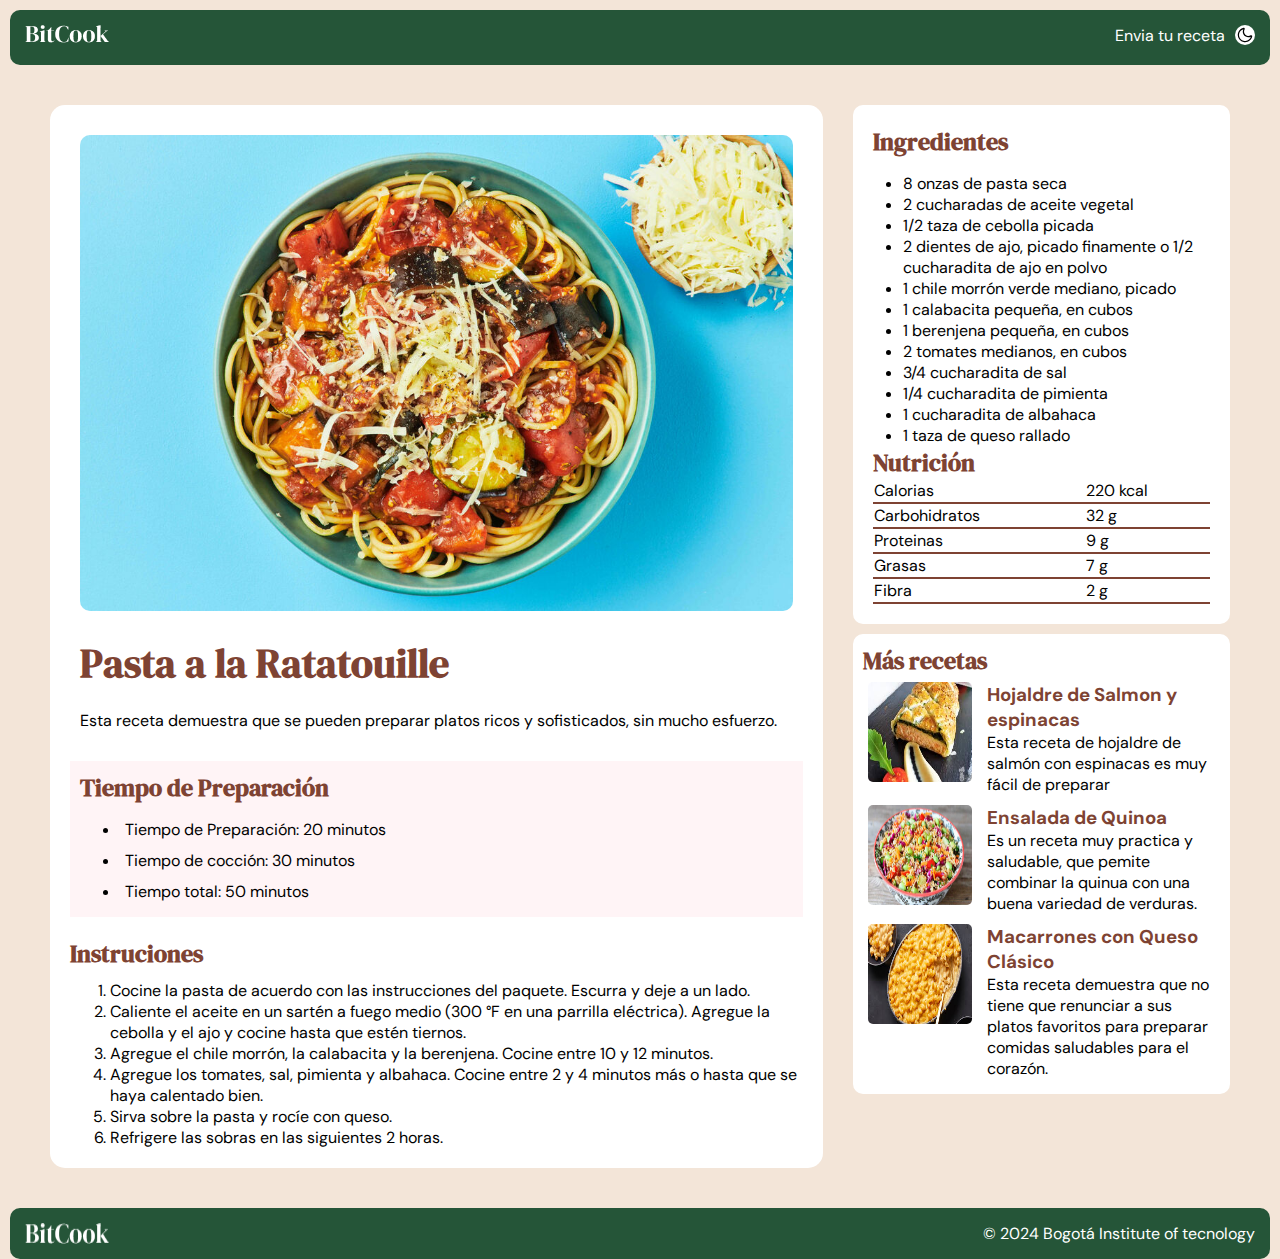
<file: receta_4.html>
<!DOCTYPE html>
<html lang="en">
  <head>
    <meta charset="UTF-8" />
    <meta name="viewport" content="width=device-width, initial-scale=1.0" />
    <link rel="stylesheet" href="./css/styleReceta.css" />
    <title>Pasta a la Ratatouille</title>
  </head>
  <body>
    <div id="grid-ini">
      <header>
        <a href="./index.html"><img src="./img/logo_bitcook.png" alt="Logo Big Cook"></a>
        <ul>
            <li><a href="./form_recetas.html">Envia tu receta</a></li>
            <li><img id="imagen" src="./img/moon-svgrepo-com.svg" alt="icono de luna - modo oscuro"></li>
        </ul>
      </header>
      <main>
        <article>
        <img src="./img/Pasta.jpeg" alt="Pasta Ratatouille">
        <h1>Pasta a la Ratatouille</h1>
        <p>Esta receta demuestra que se pueden preparar platos ricos y sofisticados, sin mucho esfuerzo.</p>
    </article>
        <article id="medio">
            <h2>Tiempo de Preparación</h2>
            <ul>
                <li>Tiempo de Preparación: 20 minutos</li>
                <li>Tiempo de cocción: 30 minutos</li>
                <li>Tiempo total: 50 minutos</li>
            </ul>
        </article>
        <article id="final">
            <h2>Instruciones</h2>
            <ul>
                <li>Cocine la pasta de acuerdo con las instrucciones del paquete. Escurra y deje a un lado.</li>
                <li>Caliente el aceite en un sartén a fuego medio (300 °F en una parrilla eléctrica). Agregue la cebolla y el ajo y cocine hasta que estén tiernos.</li>
                <li>Agregue el chile morrón, la calabacita y la berenjena. Cocine entre 10 y 12 minutos.</li>
                <li>Agregue los tomates, sal, pimienta y albahaca. Cocine entre 2 y 4 minutos más o hasta que se haya calentado bien.</li>
                <li>Sirva sobre la pasta y rocíe con queso.</li>
                <li>Refrigere las sobras en las siguientes 2 horas.</li>
            </ul>
        </article>

      </main>
      <aside>
        <article class="detalle">
            <h2>Ingredientes</h2>
            <ul>
                <li>8 onzas de pasta seca </li>
                <li>2 cucharadas de aceite vegetal</li>
                <li>1/2 taza de cebolla picada</li>
                <li>2 dientes de ajo, picado finamente o 1/2 cucharadita de ajo en polvo</li>
                <li>1 chile morrón verde mediano, picado</li>
                <li>1 calabacita pequeña, en cubos</li>
                <li>1 berenjena pequeña, en cubos</li>
                <li>2 tomates medianos, en cubos</li>
                <li>3/4 cucharadita de sal</li>
                <li>1/4 cucharadita de pimienta</li>
                <li>1 cucharadita de albahaca</li>
                <li>1 taza de queso rallado</li>
            </ul>

            <h2>Nutrición</h2>

            <table>
                <tr>
                    <td>Calorias</td>
                    <td>220 kcal</td>
                  </tr>
                  <tr>
                    <td>Carbohidratos</td>
                    <td>32 g</td>
                  </tr>
                  <tr>
                    <td>Proteinas</td>
                    <td>9 g</td>
                  </tr>
                  <tr>
                    <td>Grasas</td>
                    <td>7 g</td>
                  </tr>
                  <tr>
                    <td>Fibra</td>
                    <td>2 g</td>
                  </tr>
            </table>
        </article>
        <article class="m_recetas">
            <h2>Más recetas</h2>
            <div class="m_container">
                <img class="rep" src="./img/Hojaldre.jpeg" alt="receta 1">
                <div>
                    <h3><a class="pb" href="./receta_2.html">Hojaldre de Salmon y espinacas</a></h3>
                    <p> Esta receta de hojaldre de salmón con espinacas es muy fácil de preparar</p>
                </div>
            </div>
            <div class="m_container">
                <img class="rep" src="./img/recep_quinoa.jpg" alt="receta 2">
                <div>
                    <h3><a class="pb" href="./receta_1.html">Ensalada de Quinoa</a></h3>
                    <p>Es un receta muy practica y saludable, que pemite combinar la quinua con una buena variedad de verduras.</p>
                </div>
            </div>
            <div class="m_container">
                <img class="rep" src="./img/Macarron.jpeg" alt="receta 3">
                <div>
                    <h3><a class="pb" href="./receta_3.html">Macarrones con Queso Clásico</a></h3>
                    <p>Esta receta demuestra que no tiene que renunciar a sus platos favoritos para preparar comidas saludables para el corazón.</p>
                </div>
            </div>
        </article>
      </aside>
      <footer>
        <img src="./img/logo_bitcook.png" alt="Logo bigcook">
        <p>© 2024 Bogotá Institute of tecnology</p>
      </footer>

    </div>
    <script src="./js/scriptReceta.js"></script>
  </body>
</html>
</file>
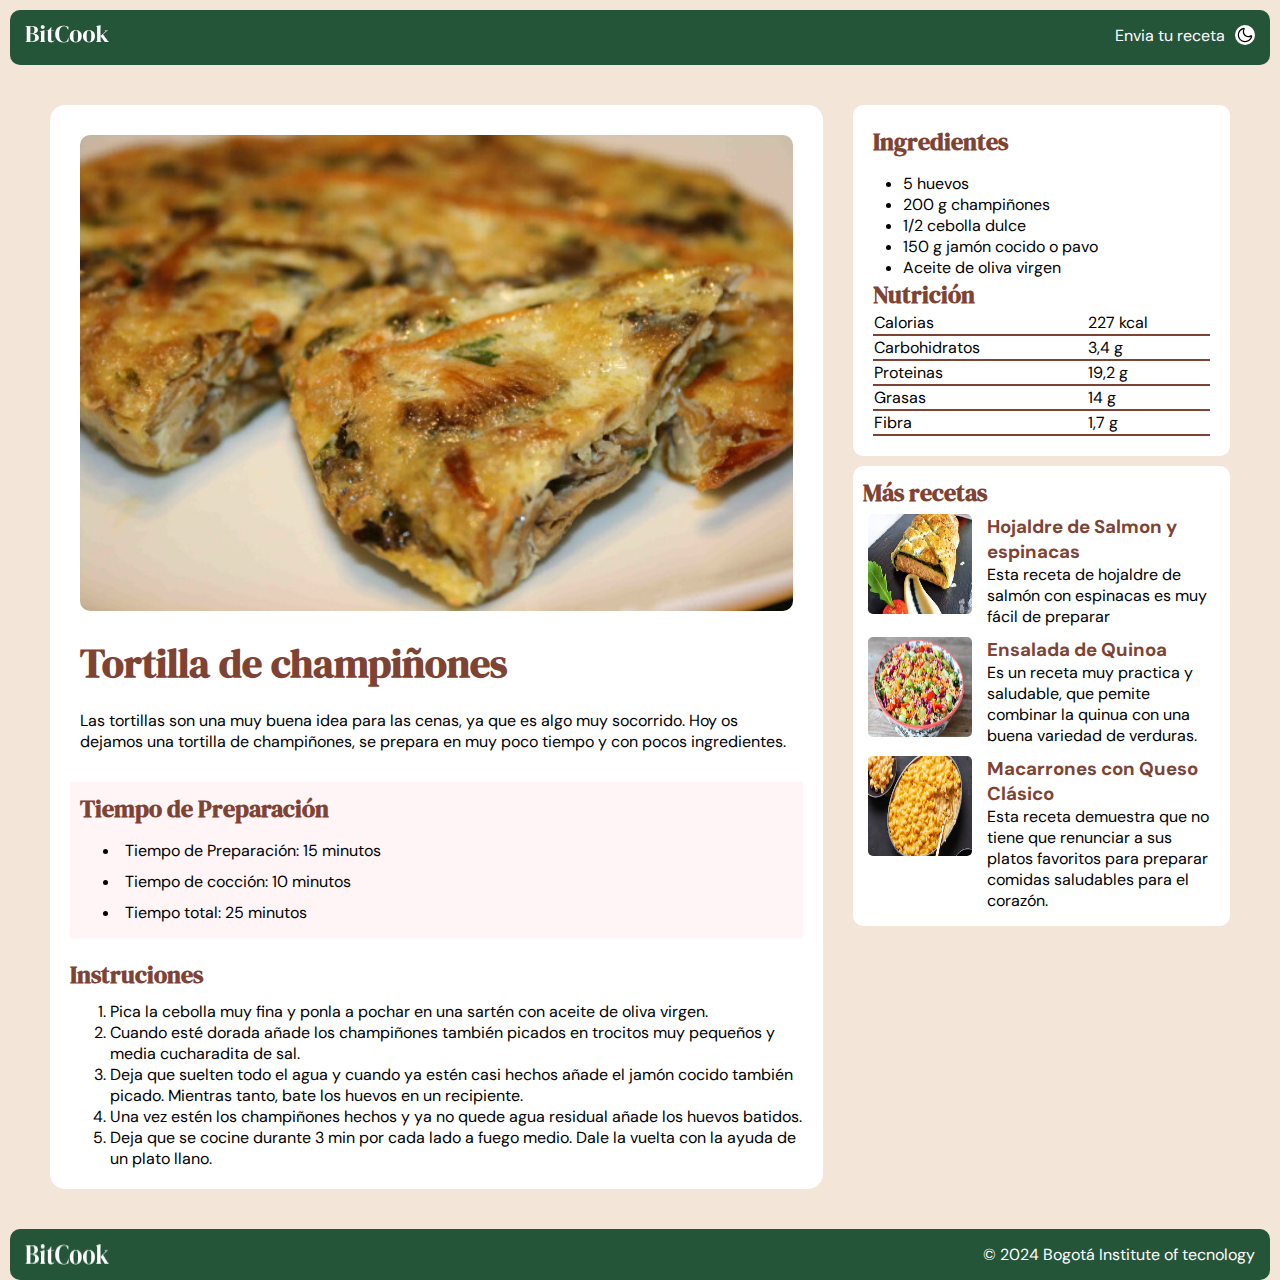
<file: receta_5.html>
<!DOCTYPE html>
<html lang="en">
  <head>
    <meta charset="UTF-8" />
    <meta name="viewport" content="width=device-width, initial-scale=1.0" />
    <link rel="stylesheet" href="./css/styleReceta.css" />
    <title>
      Tortilla de champiñones</title>
  </head>
  <body>
    <div id="grid-ini">
      <header>
        <a href="./index.html"><img src="./img/logo_bitcook.png" alt="Logo Big Cook"></a>
        <ul>
            <li><a href="./form_recetas.html">Envia tu receta</a></li>
            <li><img id="imagen" src="./img/moon-svgrepo-com.svg" alt="icono de luna - modo oscuro"></li>
        </ul>
      </header>
      <main>
        <article>
        <img src="./img/Tortilla.jpg" alt="
Tortilla de champiñones">
        <h1>
          Tortilla de champiñones</h1>
        <p>Las tortillas son una muy buena idea para las cenas, ya que es algo muy socorrido. Hoy os dejamos una tortilla de champiñones, se prepara en muy poco tiempo y con pocos ingredientes.</p>
    </article>
        <article id="medio">
            <h2>Tiempo de Preparación</h2>
            <ul>
                <li>Tiempo de Preparación: 15 minutos</li>
                <li>Tiempo de cocción: 10 minutos</li>
                <li>Tiempo total: 25 minutos</li>
            </ul>
        </article>
        <article id="final">
            <h2>Instruciones</h2>
            <ul>
                <li>Pica la cebolla muy fina y ponla a pochar en una sartén con aceite de oliva virgen. </li>
                <li>Cuando esté dorada añade los champiñones también picados en trocitos muy pequeños y media cucharadita de sal. </li>
                <li>Deja que suelten todo el agua y cuando ya estén casi hechos añade el jamón cocido también picado. Mientras tanto, bate los huevos en un recipiente.</li>
                <li>Una vez estén los champiñones hechos y ya no quede agua residual añade los huevos batidos. </li>
                <li>Deja que se cocine durante 3 min por cada lado a fuego medio. Dale la vuelta con la ayuda de un plato llano.</li>
              
            </ul>
        </article>

      </main>
      <aside>
        <article class="detalle">
            <h2>Ingredientes</h2>
            <ul>
                <li>5 huevos </li>
                <li>200 g champiñones</li>
                <li>1/2 cebolla dulce</li>
                <li>150 g jamón cocido o pavo</li>
                <li>Aceite de oliva virgen</li>
            </ul>

            <h2>Nutrición</h2>

            <table>
                <tr>
                    <td>Calorias</td>
                    <td>227 kcal</td>
                  </tr>
                  <tr>
                    <td>Carbohidratos</td>
                    <td>3,4 g</td>
                  </tr>
                  <tr>
                    <td>Proteinas</td>
                    <td>19,2 g</td>
                  </tr>
                  <tr>
                    <td>Grasas</td>
                    <td>14 g</td>
                  </tr>
                  <tr>
                    <td>Fibra</td>
                    <td>1,7 g</td>
                  </tr>
            </table>
        </article>
        <article class="m_recetas">
            <h2>Más recetas</h2>
            <div class="m_container">
                <img class="rep" src="./img/Hojaldre.jpeg" alt="receta 1">
                <div>
                    <h3><a class="pb" href="./receta_2.html">Hojaldre de Salmon y espinacas</a></h3>
                    <p> Esta receta de hojaldre de salmón con espinacas es muy fácil de preparar</p>
                </div>
            </div>
            <div class="m_container">
                <img class="rep" src="./img/recep_quinoa.jpg" alt="receta 2">
                <div>
                    <h3><a class="pb" href="./receta_1.html">Ensalada de Quinoa</a></h3>
                    <p>Es un receta muy practica y saludable, que pemite combinar la quinua con una buena variedad de verduras.</p>
                </div>
            </div>
            <div class="m_container">
                <img class="rep" src="./img/Macarron.jpeg" alt="receta 3">
                <div>
                    <h3><a class="pb" href="./receta_3.html">Macarrones con Queso Clásico</a></h3>
                    <p>Esta receta demuestra que no tiene que renunciar a sus platos favoritos para preparar comidas saludables para el corazón.</p>
                </div>
            </div>
        </article>
      </aside>
      <footer>
        <img src="./img/logo_bitcook.png" alt="Logo bigcook">
        <p>© 2024 Bogotá Institute of tecnology</p>
      </footer>

    </div>
    <script src="./js/scriptReceta.js"></script>
  </body>
</html>
</file>
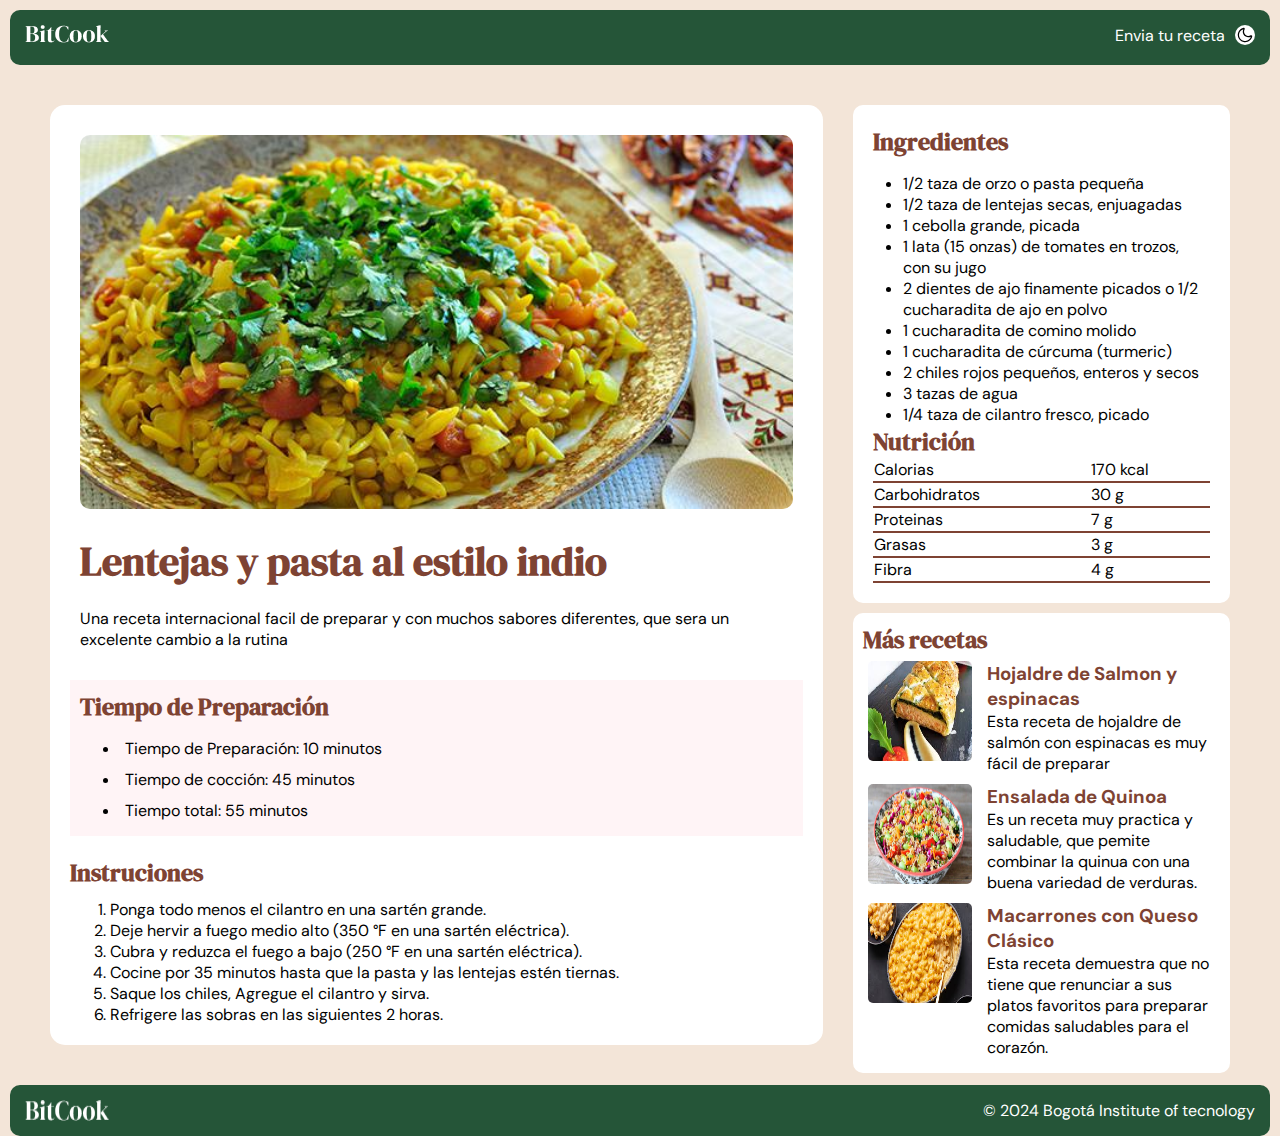
<file: receta_6.html>
<!DOCTYPE html>
<html lang="en">
  <head>
    <meta charset="UTF-8" />
    <meta name="viewport" content="width=device-width, initial-scale=1.0" />
    <link rel="stylesheet" href="./css/styleReceta.css" />
    <title>Lentejas y pasta al estilo indio</title>
  </head>
  <body>
    <div id="grid-ini">
      <header>
        <a href="./index.html"><img src="./img/logo_bitcook.png" alt="Logo Big Cook"></a>
        <ul>
            <li><a href="./form_recetas.html">Envia tu receta</a></li>
            <li><img id="imagen" src="./img/moon-svgrepo-com.svg" alt="icono de luna - modo oscuro"></li>
        </ul>
      </header>
      <main>
        <article>
        <img src="./img/lentejas.jpg" alt="Lentejas al estilo indio">
        <h1>Lentejas y pasta al estilo indio</h1>
        <p>Una receta internacional facil de preparar y con muchos sabores diferentes, que sera un excelente cambio a la rutina</p>
    </article>
        <article id="medio">
            <h2>Tiempo de Preparación</h2>
            <ul>
                <li>Tiempo de Preparación: 10 minutos</li>
                <li>Tiempo de cocción: 45 minutos</li>
                <li>Tiempo total: 55 minutos</li>
            </ul>
        </article>
        <article id="final">
            <h2>Instruciones</h2>
            <ul>
                <li>Ponga todo menos el cilantro en una sartén grande.</li>
                <li>Deje hervir a fuego medio alto (350 °F en una sartén eléctrica).</li>
                <li>Cubra y reduzca el fuego a bajo (250 °F en una sartén eléctrica).</li>
                <li>Cocine por 35 minutos hasta que la pasta y las lentejas estén tiernas.</li>
                <li>Saque los chiles, Agregue el cilantro y sirva.</li>
                <li>Refrigere las sobras en las siguientes 2 horas.</li>
            </ul>
        </article>

      </main>
      <aside>
        <article class="detalle">
            <h2>Ingredientes</h2>
            <ul>
                <li>1/2 taza de orzo o pasta pequeña</li>
                <li>1/2 taza de lentejas secas, enjuagadas</li>
                <li>1 cebolla grande, picada</li>
                <li>1 lata (15 onzas) de tomates en trozos, con su jugo</li>
                <li>2 dientes de ajo finamente picados o 1/2 cucharadita de ajo en polvo</li>
                <li>1 cucharadita de comino molido</li>
                <li>1 cucharadita de cúrcuma (turmeric)</li>
                <li>2 chiles rojos pequeños, enteros y secos</li>
                <li>3 tazas de agua</li>
                <li>1/4 taza de cilantro fresco, picado</li>
                
            </ul>

            <h2>Nutrición</h2>

            <table>
                <tr>
                    <td>Calorias</td>
                    <td>170 kcal</td>
                  </tr>
                  <tr>
                    <td>Carbohidratos</td>
                    <td>30 g</td>
                  </tr>
                  <tr>
                    <td>Proteinas</td>
                    <td>7 g</td>
                  </tr>
                  <tr>
                    <td>Grasas</td>
                    <td>3 g</td>
                  </tr>
                  <tr>
                    <td>Fibra</td>
                    <td>4 g</td>
                  </tr>
            </table>
        </article>
        <article class="m_recetas">
            <h2>Más recetas</h2>
            <div class="m_container">
                <img class="rep" src="./img/Hojaldre.jpeg" alt="receta 1">
                <div>
                    <h3><a class="pb" href="./receta_2.html">Hojaldre de Salmon y espinacas</a></h3>
                    <p> Esta receta de hojaldre de salmón con espinacas es muy fácil de preparar</p>
                </div>
            </div>
            <div class="m_container">
                <img class="rep" src="./img/recep_quinoa.jpg" alt="receta 2">
                <div>
                    <h3><a class="pb" href="./receta_1.html">Ensalada de Quinoa</a></h3>
                    <p>Es un receta muy practica y saludable, que pemite combinar la quinua con una buena variedad de verduras.</p>
                </div>
            </div>
            <div class="m_container">
                <img class="rep" src="./img/Macarron.jpeg" alt="receta 3">
                <div>
                    <h3><a class="pb" href="./receta_3.html">Macarrones con Queso Clásico</a></h3>
                    <p>Esta receta demuestra que no tiene que renunciar a sus platos favoritos para preparar comidas saludables para el corazón.</p>
                </div>
            </div>
        </article>
      </aside>
      <footer>
        <img src="./img/logo_bitcook.png" alt="Logo bigcook">
        <p>© 2024 Bogotá Institute of tecnology</p>
      </footer>

    </div>
    <script src="./js/scriptReceta.js"></script>
  </body>
</html>
</file>
<file: css/style.css>
@import url("https://fonts.googleapis.com/css2?family=DM+Sans:ital,opsz,wght@0,9..40,100..1000;1,9..40,100..1000&family=DM+Serif+Display:ital@0;1&display=swap");
@import url("https://fonts.googleapis.com/css2?family=DM+Sans:ital,opsz,wght@0,9..40,100..1000;1,9..40,100..1000&family=DM+Serif+Display:ital@0;1&display=swap");

* {
  box-sizing: border-box;
  margin: 0;
}

body {
  background-color: #f3e5d8;
  font-family: "DM Sans", Arial, Helvetica, sans-serif;
}

#ini {
  display: flex;
  flex-direction: column;
}

header {
  background-color: #255538;
  grid-area: head;
  display: flex;
  justify-content: space-between;
  padding: 15px;
  margin: 10px;
  border-radius: 10px;
  position: sticky;
  top: 0px;
}

header ul {
  list-style: none;
  display: flex;
  gap: 10px;
}

header ul li a {
  color: white;
  text-decoration: none;
  font-family: "DM Sans", Arial, Helvetica, sans-serif;
}

header ul li a:hover {
  color: blue;
  text-decoration: underline;
}

#imagen {
  height: 20px;
  background-color: white;
  border-radius: 10px;
}

main {
  max-width: 80%;
  margin: 10px auto;
}

#firts_section {
  background-image: url(../img/Inicial.webp);
  padding: 50px;
  text-align: center;
  border-radius: 20px;
  background-position-y: center;
  background-position-x: center;
  width: 100%;
  min-width: 90%;
}

#firts_section h1 {
  font-size: 50px;
  color: white;
  font-family: "DM Serif Display", Arial, Helvetica, sans-serif;
}

h3 {
  color: #7e4333;
  font-family: "DM Serif Display", Arial, Helvetica, sans-serif;
  padding: 10px;
}

#grid {
  display: grid;
  grid-template-columns: repeat(3, 1fr);
  grid-template-rows: auto;
  max-width: 100%;
}

.cuadroReceta {
  background-color: white;
  grid-area: auto;
  grid-column: span 1;
  grid-row: span 1;
  padding: 10px;
  margin: 5px;
  border-radius: 10px;
  overflow: hidden;
  display: flex;
  flex-direction: column;
  gap: 5px;
}

.cuadroReceta img {
  max-width: 100%;
  max-height: 150px;
}

.cuadroReceta h2 {
  text-overflow: ellipsis;
  white-space: nowrap;
  overflow: hidden;
  font-family: "DM Serif Display", Arial, Helvetica, sans-serif;
  color: #7e4333;
}

.pb {
  text-decoration: none;
  color: #7e4333;
}

footer {
  background-color: #255538;
  grid-area: footer;
  display: flex;
  justify-content: space-between;
  padding: 15px;
  margin: 10px;
  border-radius: 10px;
}

footer p {
  color: white;
  font-family: "DM Sans", Arial, Helvetica, sans-serif;
}

.dark-body {
  background-color: black;
}

.dark-cuadro {
  background-color: rgb(40, 39, 39);
  color: white;
}

.dark-text {
  color: white;
}

@media screen and (max-width: 760px) {
  #grid {
    display: grid;
    grid-template-columns: repeat(2, 1fr);
    grid-template-rows: auto;
    max-width: 100%;
  }

  .cuadroReceta ul li {
    font-size: 12px;
  }
}

@media screen and (max-width: 480px) {
  #grid {
    display: grid;
    grid-template-columns: 1fr;
    grid-template-rows: auto;
    max-width: 100%;
  }
}
</file>
<file: css/styleForm.css>
@import url("https://fonts.googleapis.com/css2?family=DM+Sans:ital,opsz,wght@0,9..40,100..1000;1,9..40,100..1000&family=DM+Serif+Display:ital@0;1&display=swap");
@import url("https://fonts.googleapis.com/css2?family=DM+Sans:ital,opsz,wght@0,9..40,100..1000;1,9..40,100..1000&family=DM+Serif+Display:ital@0;1&display=swap");

* {
  box-sizing: border-box;
  margin: 0;
}

body {
  background-color: #f3e5d8;
  font-family: "DM Sans", Arial, Helvetica, sans-serif;
}

header {
  display: flex;
  justify-content: space-between;
  background-color: #255538;
  padding: 10px;
  margin: 10px;
  border-radius: 10px;
  position: sticky;
  top: 3px;
}



header ul {
  list-style: none;
  display: flex;
  gap: 10px;
}

header ul li a {
  color: white;
  text-decoration: none;
  font-family: "DM Sans", Arial, Helvetica, sans-serif;
}

header ul li a:hover {
  color: blue;
  text-decoration: underline;
}

#imagen {
  height: 20px;
  background-color: white;
  border-radius: 10px;
}

main {
    margin: 10px;
}

form {
  background-color: white;
  max-width: 800px;
  margin: 20px auto;
  display: flex;
  flex-direction: column;
  gap: 10px;
  padding: 20px;
  border-radius: 10px;
}

form h1{
    color: #7e4333;
}

form p {
    font-size: small;
    text-align: justify;
}
form label {
  color: #7e4333;
  font-style: inherit;
  text-decoration: 1px solid;
}

form input {
  width: 100%;
  background-color: rgb(208, 210, 210);
  border-radius: 5px;
  padding: 5px;
}

form div {
  display: flex;
  flex-direction: column;
  gap: 5px;
  width: 100%;
}

form div textarea {
  width: 100%;
  height: 100px;
  resize: none;
  background-color: rgb(208, 210, 210);
  border-radius: 5px;
}

form button {
  max-width: 70px;
  background-color: #255538;
  color: white;
}

footer{
    background-color: #255538;
    display: flex;
    justify-content: space-between;
    padding: 10px;
    margin: 10px;
    border-radius: 10px;
}

footer p {
    color: white;
}


.dark-body {
    background-color: black;
    color: white;
}

.dark-form{
    background-color:rgb(40, 39, 39);
}

.whiteH1{
    color: white;
}

.whiteLabel{
    color: white;
}
</file>
<file: css/ejercicio1.css>
@import url("https://fonts.googleapis.com/css2?family=DM+Serif+Display:ital@0;1&display=swap");

@import url("https://fonts.googleapis.com/css2?family=DM+Sans:ital,opsz,wght@0,9..40,100..1000;1,9..40,100..1000&display=swap");

* {
  margin: 0;
  box-sizing: border-box;
}

body {
  background-color: #f3e5d8;
}

header {
  background-color: #255538;
  display: flex;
  justify-content: space-between;
  border-radius: 10px;
  padding: 20px;
  margin: 10px;
  box-shadow: 2px 2px gray;
}

header p {
  font-family: "DM Sans", Arial, Helvetica, sans-serif;
  color: white;
}

#titulo1 {
  background-image: url(../img/hero.jpg);

  background-position-y: -220px;
  background-position-x: -20px;
  display: flex;
  justify-content: center;
  align-items: center;
  color: white;
  height: 150px;
  border-radius: 10px;
  box-shadow: 2px 2px gray;
}

main {
  max-width: 600px;
  margin: 0 auto;
  display: flex;
  flex-direction: column;
  gap: 15px;
}

nav #navegacion {
  display: flex;
  list-style-type: none;
  padding: 0;
  gap: 15px;
  justify-content: center;
  gap: 30px;
  color: white;
}

.navli {
  background-color: #255538;
  padding: 8px;
  border-radius: 15px;
}

.contenedor {
  background-color: white;
  padding: 20px;
  display: flex;
  flex-direction: column;
  gap: 10px;
  border-radius: 10px;
  font: 13px "DM Sans";
  box-shadow: 2px 2px gray;
}

.contenedor h2 {
  color: #7e4333;
  font: 20px "DM Serif Display";
  font-weight: bold;
  text-decoration: underline;
}

.contenedor h3 {
  color: #7e4333;
  font: 15px "DM Serif Display";
  font-weight: bold;
}

.contenedor table,
.contenedor td {
  border-bottom: 2px solid #7e4333;
  border-collapse: collapse;
}

footer {
  background-color: #255538;
  display: flex;
  justify-content: space-between;
  border-radius: 10px;
  padding: 20px;
  margin: 10px;
  box-shadow: 2px 2px gray;
}

footer p {
    color: white;
    font: 0.8em sans-serif;
}
</file>
<file: css/styleReceta.css>
@import url("https://fonts.googleapis.com/css2?family=DM+Sans:ital,opsz,wght@0,9..40,100..1000;1,9..40,100..1000&family=DM+Serif+Display:ital@0;1&display=swap");

@import url("https://fonts.googleapis.com/css2?family=DM+Sans:ital,opsz,wght@0,9..40,100..1000;1,9..40,100..1000&family=DM+Serif+Display:ital@0;1&display=swap");

* {
  box-sizing: border-box;
  margin: 0;
}

body {
  background-color: #f3e5d8;
  font-family: "DM Sans", Arial, Helvetica, sans-serif;
}

#grid-ini {
  display: grid;
  height: 100vh;
  grid-template-columns: repeat(3, 1fr);
  grid-template-rows: repeat(3, 1fr);
  grid-template-areas:
    "head head head"
    "main main aside"
    "footer footer footer";
}

header {
  background-color: #255538;
  grid-area: head;
  display: flex;
  justify-content: space-between;
  padding: 15px;
  margin: 10px;
  border-radius: 10px;
  position: sticky;
  top: 0px;
}

header ul {
  list-style: none;
  display: flex;
  gap: 10px;
}

header ul li a {
  color: white;
  text-decoration: none;
  font-family: "DM Sans", Arial, Helvetica, sans-serif;
}

header ul li a:hover {
  color: blue;
  text-decoration: underline;
}

#imagen {
  height: 20px;
  background-color: white;
  border-radius: 10px;
}

main {
  max-width: 95%;
  background-color: white;
  border-radius: 15px;
  grid-area: main;
  padding: 20px;
  margin: 30px;
  margin-left: 50px;
  display: flex;
  flex-direction: column;
  gap: 20px;
}

h1,
h2 {
  color: #7e4333;
  font-family: "DM Serif Display", Arial, Helvetica, sans-serif;
}

h1 {
  padding: 10px;
  font-size: 40px;
}

main article img {
  max-width: 100%;
  min-width: 100%;
  padding: 10px;
  border-radius: 20px;
}

main article p {
  padding: 10px;
}

#medio {
  background-color: rgba(255, 192, 203, 0.17);
  padding: 10px;
  display: flex;
  flex-direction: column;
  gap: 10px;
}

#medio ul li {
  padding: 5px;
}

#final {
  display: flex;
  flex-direction: column;
  gap: 10px;
}

#final ul {
  list-style-type: decimal;
}

aside {
  grid-area: aside;
  margin-top: 30px;
  margin-right: 50px;
  display: flex;
  flex-direction: column;
  gap: 10px;
}

.detalle {
  background-color: white;
  padding: 20px;
  border-radius: 10px;
}

.detalle ul {
  padding-top: 15px;
  padding-left: 30px;
}

.detalle table {
  width: 100%;
}

.detalle table,
.detalle td {
  border-bottom: 2px solid #7e4333;
  border-collapse: collapse;
}

.detalle table td tr:nth-of-type(2) {
  text-align: right;
}

.m_recetas {
  background-color: white;
  padding: 10px;
  border-radius: 10px;
}

.m_container {
  display: flex;
  justify-content: space-between;
  padding: 5px;
  gap: 5px;
}

.rep {
  max-width: 30%;
  margin-right: 10px;
  border-radius: 5px;
  max-height: 100px;
}

.pb {
  color: #7e4333;
  text-decoration: none;
}

footer {
  background-color: #255538;
  grid-area: footer;
  display: flex;
  justify-content: space-between;
  padding: 15px;
  margin: 10px;
  border-radius: 10px;
}

footer p {
  color: white;
  font-family: "DM Sans", Arial, Helvetica, sans-serif;
}

.dark-body {
  background-color: black;
}

.dark-contener {
  background-color: rgb(40, 39, 39);
  color: white;
}

.dark-text {
  color: white;
}

.dark-table {
  border-bottom: 2px solid white;
}

@media screen and (max-width: 760px) {
  #grid-ini {
    display: grid;
    height: 100vh;
    grid-template-columns: 1fr;
    grid-template-rows: auto;
    grid-template-areas:
      "head"
      "main"
      "aside"
      "footer";
  }

  main {
    margin: 20px 10px;
  }

  aside {
    margin: 10px 10px;
    gap: 20px;
  }
}
</file>
